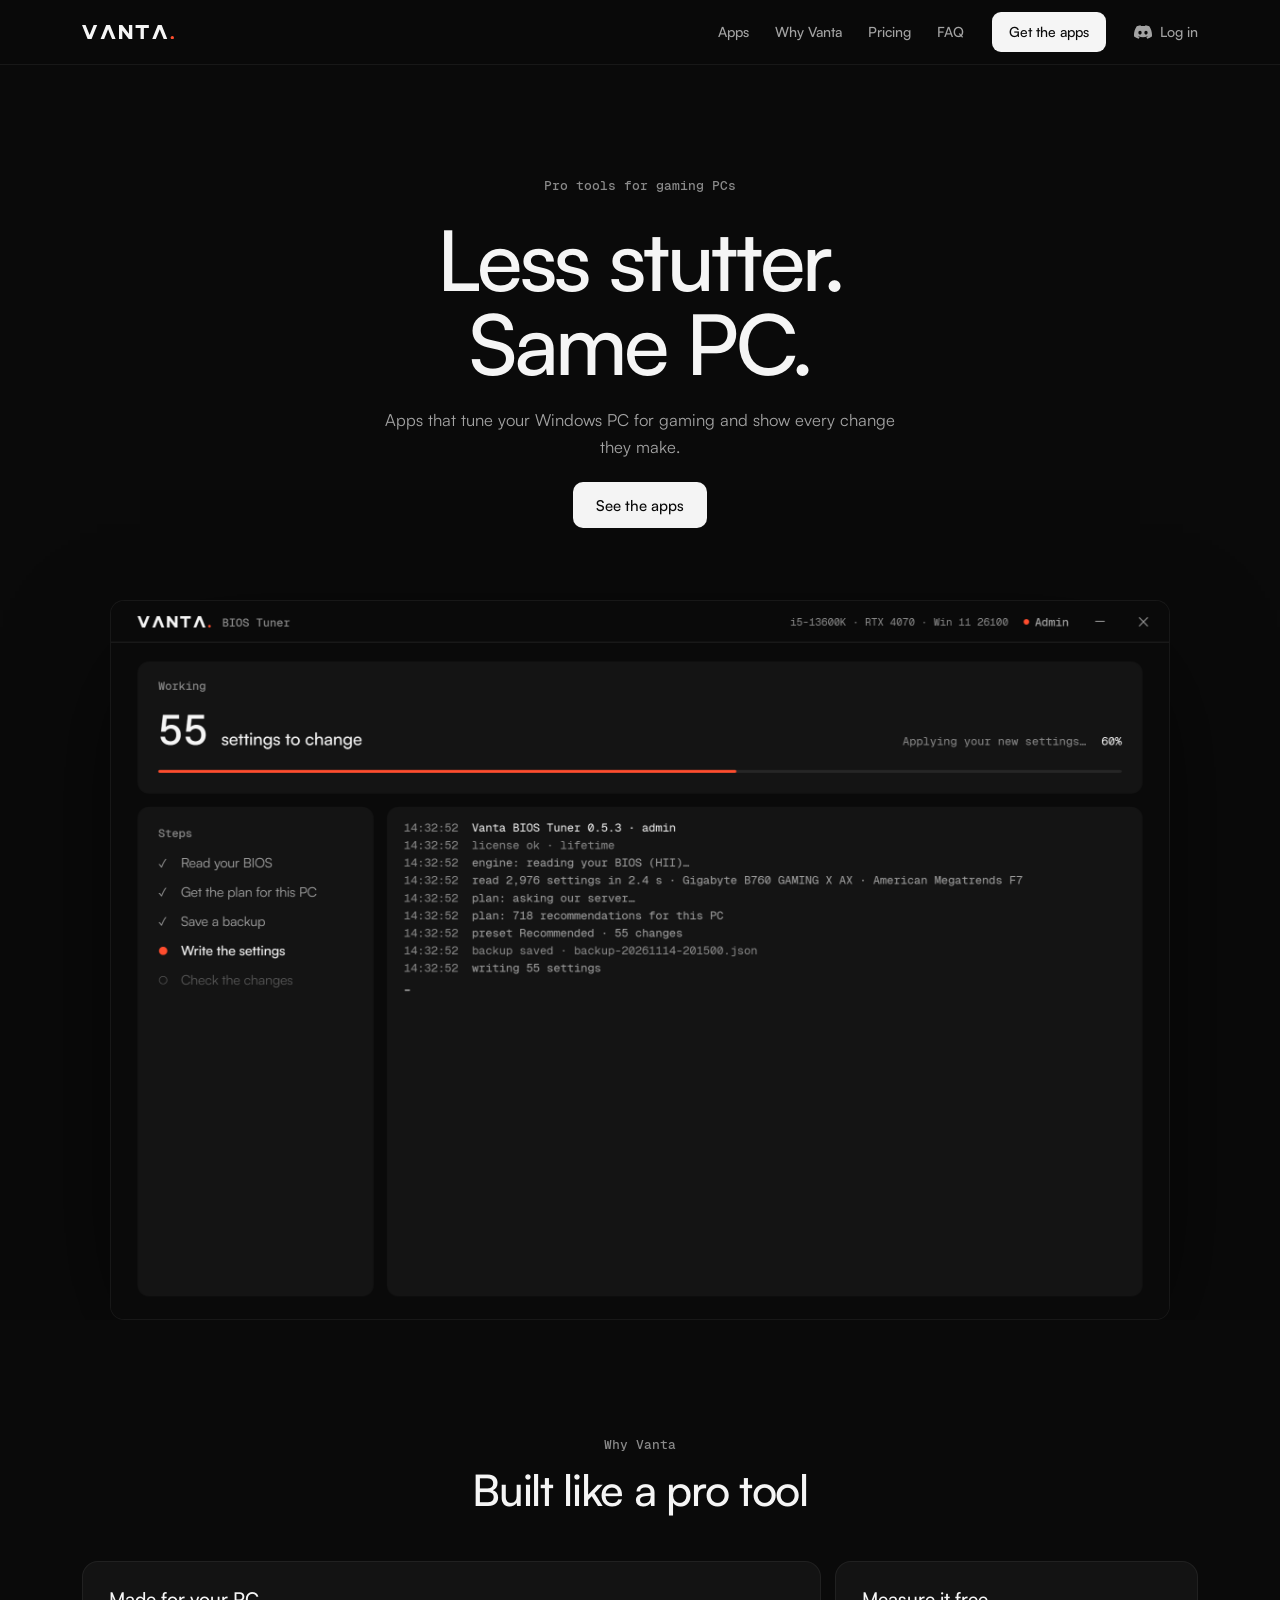
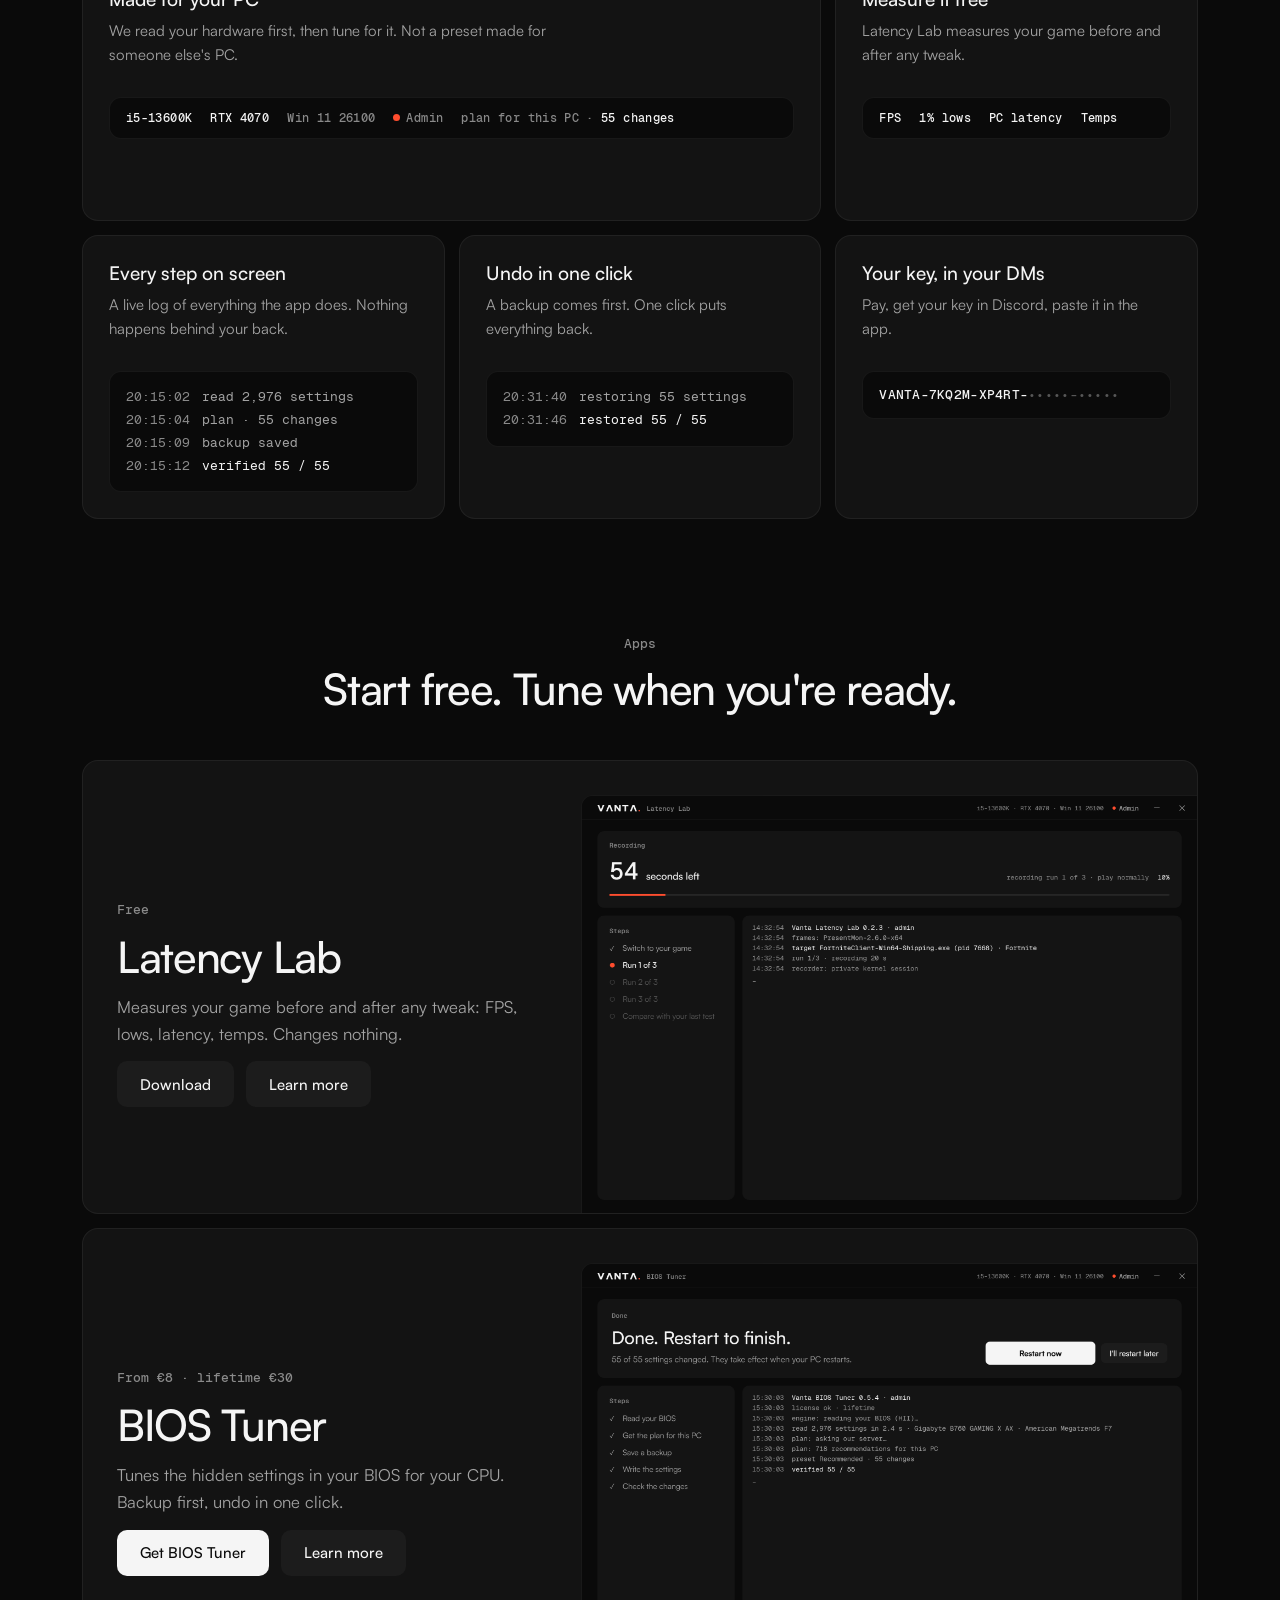
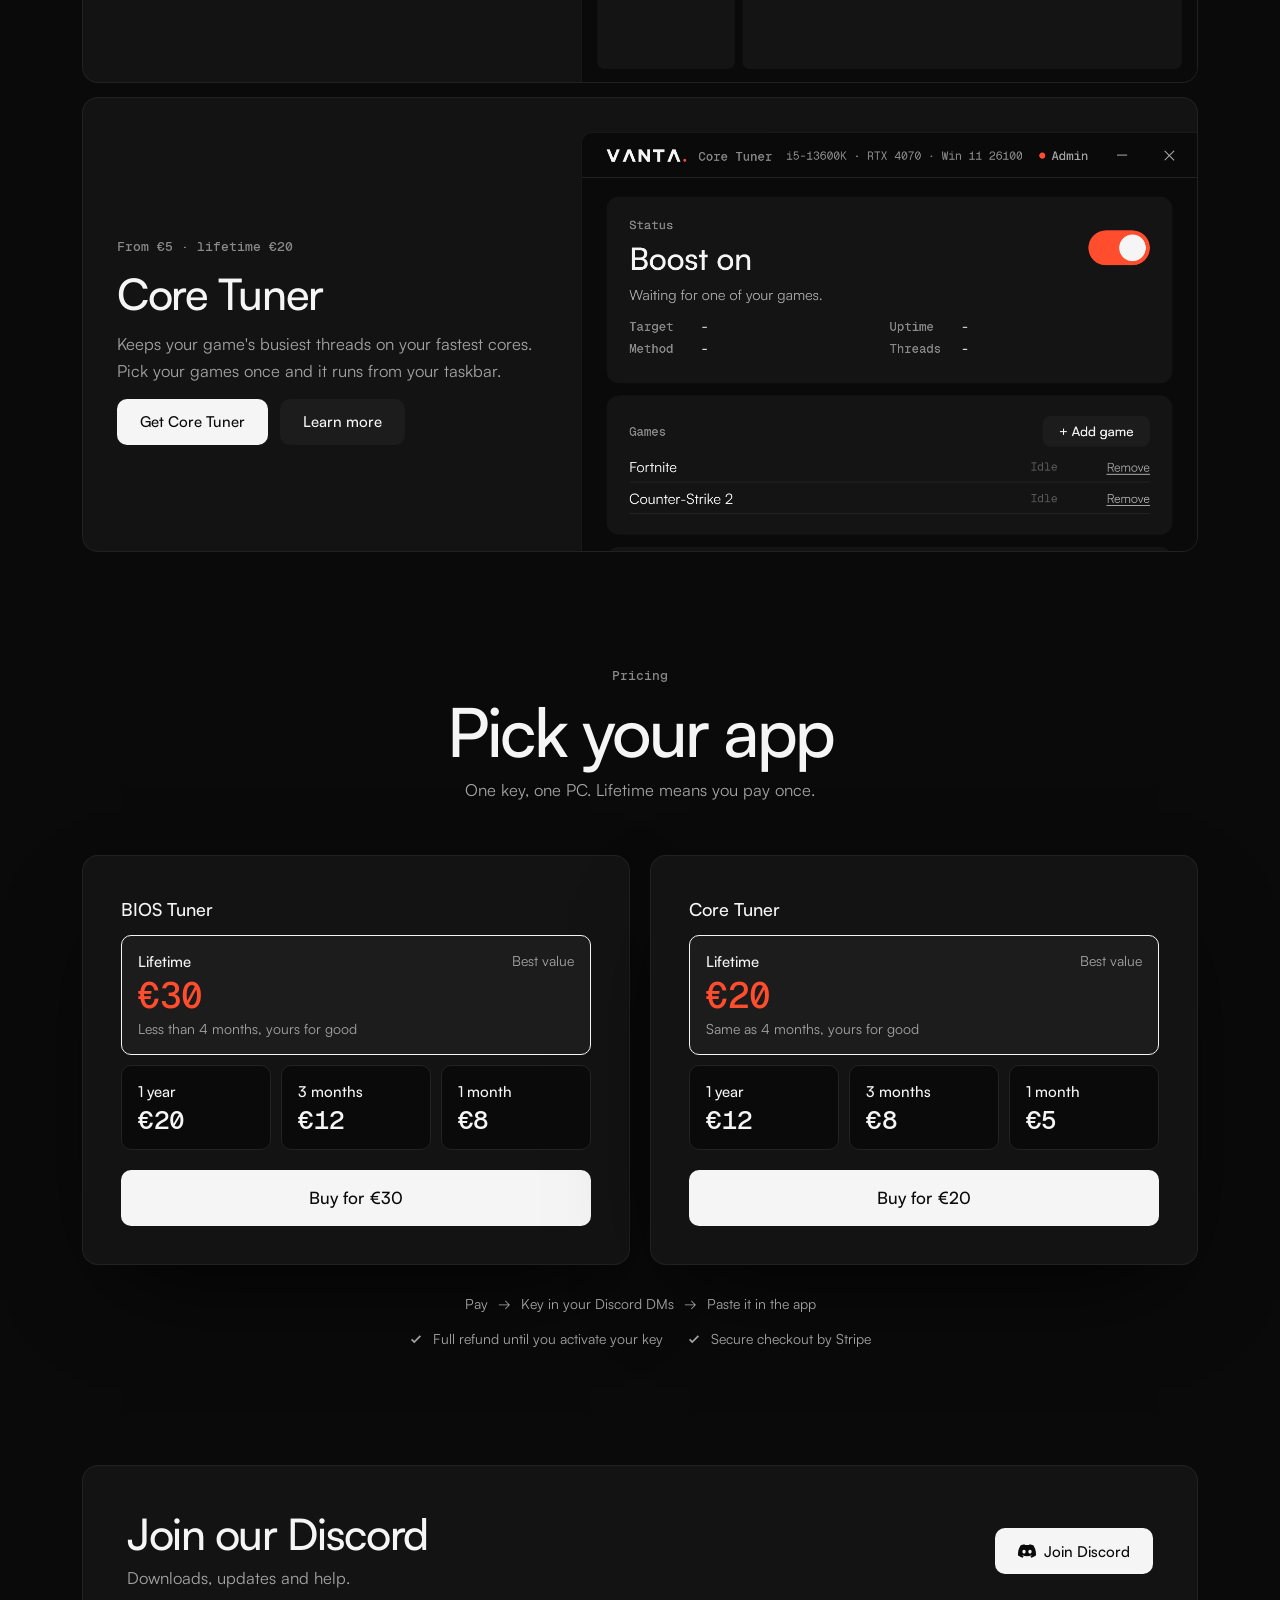
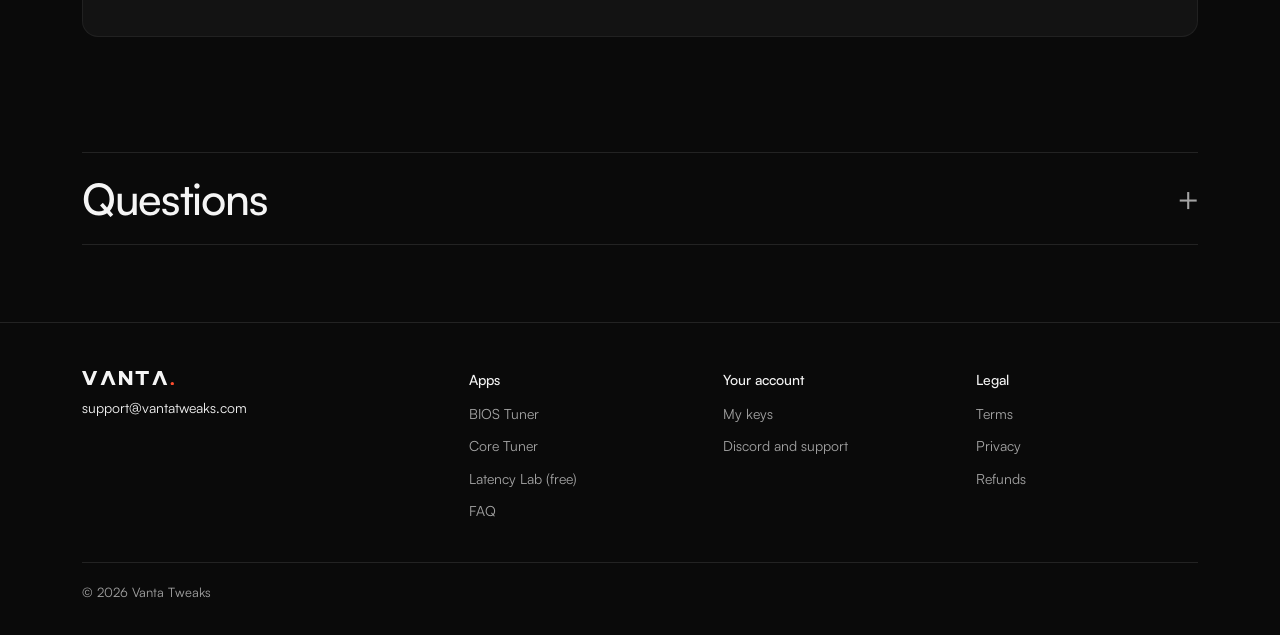
<file: index.html>
<!doctype html>
<html lang="en">
<head>
  <meta charset="utf-8">
  <meta name="viewport" content="width=device-width, initial-scale=1">
  <title>Vanta Tweaks: Less stutter. Same PC.</title>
  <meta name="description" content="Apps that make your PC run smoother in games. Start with a free check.">
  <meta name="theme-color" content="#0A0A0A">
  <link rel="canonical" href="https://vantatweaks.com/">
  <meta property="og:type" content="website">
  <meta property="og:site_name" content="Vanta Tweaks">
  <meta property="og:url" content="https://vantatweaks.com/">
  <meta property="og:title" content="Less stutter. Same PC.">
  <meta property="og:description" content="Apps that tune your PC for gaming. Start with a free check and see what's holding yours back.">
  <meta property="og:image" content="https://vantatweaks.com/img/og.png?v=7">
  <meta property="og:image:width" content="1200">
  <meta property="og:image:height" content="630">
  <meta property="og:image:alt" content="Vanta Tweaks: Less stutter. Same PC.">
  <meta name="twitter:card" content="summary_large_image">
  <link rel="icon" href="/favicon.svg" type="image/svg+xml">
  <link rel="icon" href="/favicon-48.png" sizes="48x48" type="image/png">
  <link rel="apple-touch-icon" href="/apple-touch-icon.png">
  <link rel="preload" href="/fonts/Satoshi-Medium.woff2" as="font" type="font/woff2" crossorigin>
  <link rel="stylesheet" href="styles.css?v=56">
  <script type="application/ld+json">
{
 "@context": "https://schema.org",
 "@graph": [
  {
   "@type": "Organization",
   "@id": "https://vantatweaks.com/#org",
   "name": "Vanta Tweaks",
   "url": "https://vantatweaks.com/",
   "logo": "https://vantatweaks.com/apple-touch-icon.png",
   "email": "support@vantatweaks.com",
   "sameAs": [
    "https://discord.gg/vantatweaks"
   ]
  },
  {
   "@type": "WebSite",
   "name": "Vanta Tweaks",
   "url": "https://vantatweaks.com/",
   "publisher": {
    "@id": "https://vantatweaks.com/#org"
   }
  },
  {
   "@type": "SoftwareApplication",
   "name": "Vanta BIOS Tuner",
   "operatingSystem": "Windows 10, Windows 11",
   "applicationCategory": "UtilitiesApplication",
   "description": "Reads all of your BIOS settings, including hidden ones, and tunes the ones that matter for gaming for your CPU, with a backup and one-click restore.",
   "image": "https://vantatweaks.com/img/app-bios-tuner.png?v=3",
   "publisher": {
    "@id": "https://vantatweaks.com/#org"
   },
   "offers": [
    {
     "@type": "Offer",
     "name": "1 month",
     "price": "8.00",
     "priceCurrency": "EUR",
     "url": "https://vantatweaks.com/#shop"
    },
    {
     "@type": "Offer",
     "name": "3 months",
     "price": "12.00",
     "priceCurrency": "EUR",
     "url": "https://vantatweaks.com/#shop"
    },
    {
     "@type": "Offer",
     "name": "1 year",
     "price": "20.00",
     "priceCurrency": "EUR",
     "url": "https://vantatweaks.com/#shop"
    },
    {
     "@type": "Offer",
     "name": "Lifetime",
     "price": "30.00",
     "priceCurrency": "EUR",
     "url": "https://vantatweaks.com/#shop"
    }
   ]
  },
  {
   "@type": "SoftwareApplication",
   "name": "Vanta Core Tuner",
   "operatingSystem": "Windows 10, Windows 11",
   "applicationCategory": "UtilitiesApplication",
   "description": "Keeps your game's busiest threads on your fastest CPU cores while you play. A small tray app with a list of your games.",
   "image": "https://vantatweaks.com/img/app-core-tuner.png?v=2",
   "publisher": {
    "@id": "https://vantatweaks.com/#org"
   },
   "offers": [
    {
     "@type": "Offer",
     "name": "1 month",
     "price": "5.00",
     "priceCurrency": "EUR",
     "url": "https://vantatweaks.com/#shop"
    },
    {
     "@type": "Offer",
     "name": "3 months",
     "price": "8.00",
     "priceCurrency": "EUR",
     "url": "https://vantatweaks.com/#shop"
    },
    {
     "@type": "Offer",
     "name": "1 year",
     "price": "12.00",
     "priceCurrency": "EUR",
     "url": "https://vantatweaks.com/#shop"
    },
    {
     "@type": "Offer",
     "name": "Lifetime",
     "price": "20.00",
     "priceCurrency": "EUR",
     "url": "https://vantatweaks.com/#shop"
    }
   ]
  },
  {
   "@type": "SoftwareApplication",
   "name": "Vanta Latency Lab",
   "operatingSystem": "Windows 10, Windows 11",
   "applicationCategory": "UtilitiesApplication",
   "description": "A free tool that measures your game before and after a tweak: FPS, lows, PC latency, stutters, temperatures and clocks. Changes nothing.",
   "image": "https://vantatweaks.com/img/app-latency-lab.png?v=3",
   "publisher": {
    "@id": "https://vantatweaks.com/#org"
   },
   "offers": {
    "@type": "Offer",
    "price": "0",
    "priceCurrency": "EUR"
   }
  },
  {
   "@type": "FAQPage",
   "mainEntity": [
    {
     "@type": "Question",
     "name": "Is it safe?",
     "acceptedAnswer": {
      "@type": "Answer",
      "text": "Yes. Nothing changes until you say so, and one click puts it all back."
     }
    },
    {
     "@type": "Question",
     "name": "Can I get banned?",
     "acceptedAnswer": {
      "@type": "Answer",
      "text": "We never touch game files. Core Tuner changes how Windows runs your game, so it warns you first on games with strict anti-cheat, like VALORANT or FACEIT."
     }
    },
    {
     "@type": "Question",
     "name": "Will it work on my PC?",
     "acceptedAnswer": {
      "@type": "Answer",
      "text": "Core Tuner runs on any Windows 10 or 11 PC. BIOS Tuner needs a desktop board with an AMI BIOS (most ASUS, MSI, Gigabyte and ASRock)."
     }
    },
    {
     "@type": "Question",
     "name": "Can I get a refund?",
     "acceptedAnswer": {
      "@type": "Answer",
      "text": "Yes, until you activate your key."
     }
    }
   ]
  }
 ]
}
  </script>
  <script>document.documentElement.classList.add('js')</script>
</head>
<body>
<a class="skip" href="#main">Skip to content</a>

<header class="top">
  <div class="wrap top__bar">
    <a class="logo" href="/" aria-label="Vanta Tweaks home"><svg viewBox="0 0 388 60" aria-hidden="true"><path fill="currentColor" d="M0 0H15L32 42L49 0H64L40 60H24Z M102 0H118L142 60H127L110 18L93 60H78Z M156 0H170L198 37V0H212V60H198L170 23V60H156Z M226 0H282V13H261V60H247V13H226Z M320 0H336L360 60H345L328 18L311 60H296Z"/><circle fill="#FF4D2E" cx="381" cy="53" r="7"/></svg></a>
    <nav class="top__nav" aria-label="Main">
      <a href="/#apps">Apps</a>
      <a href="/#why">Why Vanta</a>
      <a href="/#shop">Pricing</a>
      <a href="/#faq">FAQ</a>
    </nav>
    <a class="btn btn--primary btn--small top__buy" href="/#shop">Get the apps</a>
    <div class="who" data-who><button class="login btn--discord" type="button" data-login>Log in</button></div>
  </div>
</header>

<main id="main">

  <!-- What we do, the way in, then the real app (rendered from the app itself, sample PC) -->
  <section class="hero">
    <div class="wrap hero__text">
      <p class="label">Pro tools for gaming PCs</p>
      <h1 class="display">Less stutter.<br>Same PC.</h1>
      <p class="lead">Apps that tune your Windows PC for gaming and show every change they make.</p>
      <div class="hero__actions">
        <a class="btn btn--primary" href="#apps">See the apps</a>
      </div>
    </div>
    <div class="wrap">
      <figure class="hero__app">
        <div class="window"><img src="img/app-bios-tuner.png?v=3" alt="Vanta BIOS Tuner applying 55 settings after saving a backup, with a live log of each step" width="2240" height="1520"></div>
      </figure>
    </div>
  </section>

  <!-- Why us: each card holds a small piece of the apps. We never name competitors or exact settings. -->
  <section class="wrap section" id="why">
    <div class="section__head reveal">
      <p class="label">Why Vanta</p>
      <h2 class="h1">Built like a pro tool</h2>
    </div>
    <div class="bento">
      <article class="tile wide reveal">
        <h3 class="h3">Made for your PC</h3>
        <p>We read your hardware first, then tune for it. Not a preset made for someone else's PC.</p>
        <div class="tile__demo">
          <div class="sysbar"><strong>i5-13600K</strong><strong>RTX 4070</strong><span>Win 11 26100</span><span><span class="dot"></span>Admin</span><span>plan for this PC · <strong>55 changes</strong></span></div>
        </div>
      </article>
      <article class="tile reveal">
        <h3 class="h3">Measure it free</h3>
        <p>Latency Lab measures your game before and after any tweak.</p>
        <div class="tile__demo"><div class="sysbar"><strong>FPS</strong><strong>1% lows</strong><strong>PC latency</strong><strong>Temps</strong></div></div>
      </article>
      <article class="tile reveal">
        <h3 class="h3">Every step on screen</h3>
        <p>A live log of everything the app does. Nothing happens behind your back.</p>
        <div class="tile__demo">
          <div class="term"><i>20:15:02</i>read 2,976 settings<br><i>20:15:04</i>plan · 55 changes<br><i>20:15:09</i>backup saved<br><i>20:15:12</i><b>verified 55 / 55</b></div>
        </div>
      </article>
      <article class="tile reveal">
        <h3 class="h3">Undo in one click</h3>
        <p>A backup comes first. One click puts everything back.</p>
        <div class="tile__demo"><div class="term"><i>20:31:40</i>restoring 55 settings<br><i>20:31:46</i><b>restored 55 / 55</b></div></div>
      </article>
      <article class="tile reveal">
        <h3 class="h3">Your key, in your DMs</h3>
        <p>Pay, get your key in Discord, paste it in the app.</p>
        <div class="tile__demo"><div class="keyline">VANTA-7KQ2M-XP4RT-<span>•••••-•••••</span></div></div>
      </article>
    </div>
  </section>

  <!-- The apps, one per row: a line and the buttons, the real app big beside them. Each picture is a screen only that app has.
       The details live on each app's page. -->
  <section class="wrap section" id="apps">
    <div class="section__head reveal">
      <p class="label">Apps</p>
      <h2 class="h1">Start free. Tune when you're ready.</h2>
    </div>
    <div class="apps">
      <article class="app reveal">
        <div class="app__text">
          <p class="label">Free</p>
          <h3 class="h1">Latency Lab</h3>
          <p class="lead">Measures your game before and after any tweak: FPS, lows, latency, temps. Changes nothing.</p>
          <div class="hero__actions">
            <a class="btn btn--ghost" href="https://github.com/vanta-tweaks/download/releases/latest/download/VantaLatencyLab.exe" data-get-check>Download</a>
            <a class="btn btn--ghost" href="/latency-lab">Learn more</a>
          </div>
        </div>
        <div class="window"><img src="img/app-latency-lab.png?v=3" alt="Vanta Latency Lab recording a 20-second test of Fortnite on a sample PC, with a live log of each step" width="2240" height="1520" loading="lazy"></div>
      </article>
      <article class="app reveal">
        <div class="app__text">
          <p class="label">From €8 · lifetime €30</p>
          <h3 class="h1">BIOS Tuner</h3>
          <p class="lead">Tunes the hidden settings in your BIOS for your CPU. Backup first, undo in one click.</p>
          <div class="hero__actions">
            <a class="btn btn--primary" href="#shop">Get BIOS Tuner</a>
            <a class="btn btn--ghost" href="/bios-tuner">Learn more</a>
          </div>
        </div>
        <div class="window"><img src="img/app-bios-tuner-done.png?v=1" alt="Vanta BIOS Tuner done on a sample PC: 55 of 55 settings changed, restart to finish, with a live log of each step" width="2240" height="1520" loading="lazy"></div>
      </article>
      <article class="app reveal">
        <div class="app__text">
          <p class="label">From €5 · lifetime €20</p>
          <h3 class="h1">Core Tuner</h3>
          <p class="lead">Keeps your game's busiest threads on your fastest cores. Pick your games once and it runs from your taskbar.</p>
          <div class="hero__actions">
            <a class="btn btn--primary" href="#shop">Get Core Tuner</a>
            <a class="btn btn--ghost" href="/core-tuner">Learn more</a>
          </div>
        </div>
        <div class="window"><img src="img/app-core-tuner-wide.png?v=2" alt="Vanta Core Tuner on a sample PC: boost on, waiting for Fortnite or Counter-Strike 2, with a live log" width="1200" height="816" loading="lazy"></div>
      </article>
    </div>
  </section>

  <!-- Buying: one centred box, hard to miss -->
  <section class="section shop" id="shop">
    <div class="wrap">
      <div class="shop__head reveal">
        <p class="label">Pricing</p>
        <h2 class="display shop__title">Pick your app</h2>
        <p class="lead">One key, one PC. Lifetime means you pay once.</p>
      </div>
      <div class="buy__grid">
        <form class="box buy__plans reveal" data-plans>
          <fieldset class="plans">
            <legend>BIOS Tuner</legend>
            <label class="plan plan--best">
              <input type="radio" name="plan" value="bios-life" data-price="30" checked>
              <span class="plan__badge">Best value</span>
              <span class="plan__len">Lifetime</span><span class="plan__price">€30</span><span class="plan__sub">Less than 4 months, yours for good</span>
            </label>
            <label class="plan">
              <input type="radio" name="plan" value="bios-1y" data-price="20">
              <span class="plan__len">1 year</span><span class="plan__price">€20</span>
            </label>
            <label class="plan">
              <input type="radio" name="plan" value="bios-3m" data-price="12">
              <span class="plan__len">3 months</span><span class="plan__price">€12</span>
            </label>
            <label class="plan">
              <input type="radio" name="plan" value="bios-1m" data-price="8">
              <span class="plan__len">1 month</span><span class="plan__price">€8</span>
            </label>
          </fieldset>
          <a class="btn btn--primary btn--block btn--big" href="/buy?sku=bios-life" data-buy>Buy for <span data-total>€30</span></a>
        </form>
        <form class="box buy__plans reveal" data-plans>
          <fieldset class="plans">
            <legend>Core Tuner</legend>
            <label class="plan plan--best">
              <input type="radio" name="plan" value="core-life" data-price="20" checked>
              <span class="plan__badge">Best value</span>
              <span class="plan__len">Lifetime</span><span class="plan__price">€20</span><span class="plan__sub">Same as 4 months, yours for good</span>
            </label>
            <label class="plan">
              <input type="radio" name="plan" value="core-1y" data-price="12">
              <span class="plan__len">1 year</span><span class="plan__price">€12</span>
            </label>
            <label class="plan">
              <input type="radio" name="plan" value="core-3m" data-price="8">
              <span class="plan__len">3 months</span><span class="plan__price">€8</span>
            </label>
            <label class="plan">
              <input type="radio" name="plan" value="core-1m" data-price="5">
              <span class="plan__len">1 month</span><span class="plan__price">€5</span>
            </label>
          </fieldset>
          <a class="btn btn--primary btn--block btn--big" href="/buy?sku=core-life" data-buy>Buy for <span data-total>€20</span></a>
        </form>
      </div>
      <!-- Said once, for both apps -->
      <div class="shop__foot">
        <p class="flow"><span>Pay</span><i aria-hidden="true">→</i><span>Key in your Discord DMs</span><i aria-hidden="true">→</i><span>Paste it in the app</span></p>
        <ul class="trust">
          <li>Full refund until you activate your key</li>
          <li>Secure checkout by Stripe</li>
        </ul>
      </div>
    </div>
  </section>

  <!-- Reviews: buyers leave them with /review in our Discord and staff approve them. Hidden until there's at least one
       approved review (script.js), so the page never shows an empty section. -->
  <section class="wrap section" id="reviews" hidden>
    <div class="section__head">
      <p class="label">Reviews</p>
      <h2 class="h1">What buyers say</h2>
      <p class="lead" data-review-summary></p>
    </div>
    <div class="reviews" data-reviews></div>
  </section>

  <!-- Discord: where most things live -->
  <section class="wrap section">
    <div class="box band reveal">
      <div>
        <h2 class="h1">Join our Discord</h2>
        <p class="lead">Downloads, updates and help.</p>
      </div>
      <a class="btn btn--primary btn--discord" href="https://discord.gg/vantatweaks">Join Discord</a>
    </div>
  </section>

  <!-- Questions, answered right on the page: no clicking to open them -->
  <section class="wrap section" id="faq">
    <!-- One dropdown with every question in it -->
    <details class="qa">
      <summary class="h1">Questions</summary>
      <dl>
        <div><dt>Is it safe?</dt><dd>Yes. Nothing changes until you say so, and one click puts it all back.</dd></div>
        <div><dt>Can I get banned?</dt><dd>We never touch game files. Core Tuner changes how Windows runs your game, so it warns you first on games with strict anti-cheat, like VALORANT or FACEIT.</dd></div>
        <div><dt>Will it work on my PC?</dt><dd>Core Tuner runs on any Windows 10 or 11 PC. BIOS Tuner needs a desktop board with an AMI BIOS (most ASUS, MSI, Gigabyte and ASRock).</dd></div>
        <div><dt>Can I get a refund?</dt><dd>Yes, until you activate your key.</dd></div>
      </dl>
      <p class="fine">Ask us anything else on <a class="link" href="https://discord.gg/vantatweaks">Discord</a></p>
    </details>
  </section>

</main>

<!-- On phones: a small bar with the way to buy, there from the start, hidden while the shop is on screen -->
<div class="dock" data-dock>
  <span><strong>Vanta apps</strong>, from €5</span>
  <a class="btn btn--primary btn--small" href="#shop">See plans</a>
</div>

<footer class="foot">
  <div class="wrap foot__grid">
    <div class="foot__brand">
      <a class="logo" href="/" aria-label="Vanta Tweaks home"><svg viewBox="0 0 388 60" aria-hidden="true"><path fill="currentColor" d="M0 0H15L32 42L49 0H64L40 60H24Z M102 0H118L142 60H127L110 18L93 60H78Z M156 0H170L198 37V0H212V60H198L170 23V60H156Z M226 0H282V13H261V60H247V13H226Z M320 0H336L360 60H345L328 18L311 60H296Z"/><circle fill="#FF4D2E" cx="381" cy="53" r="7"/></svg></a>
      <p><a href="mailto:support@vantatweaks.com">support@vantatweaks.com</a></p>
    </div>
    <nav aria-label="Apps">
      <h2>Apps</h2>
      <a href="/bios-tuner">BIOS Tuner</a>
      <a href="/core-tuner">Core Tuner</a>
      <a href="/latency-lab">Latency Lab (free)</a>
      <a href="/#faq">FAQ</a>
    </nav>
    <nav aria-label="Your account">
      <h2>Your account</h2>
      <a href="/account">My keys</a>
      <a href="https://discord.gg/vantatweaks">Discord and support</a>
    </nav>
    <nav aria-label="Legal">
      <h2>Legal</h2>
      <a href="/terms">Terms</a>
      <a href="/privacy">Privacy</a>
      <a href="/refunds">Refunds</a>
    </nav>
  </div>
  <div class="wrap foot__bar">
    <span>© 2026 Vanta Tweaks</span>
  </div>
</footer>

<!-- On a phone, "Check my PC" explains that it runs on a PC instead of starting a download that can't run -->
<dialog class="sheet" id="on-pc" aria-labelledby="on-pc-title">
  <h2 class="h2" id="on-pc-title">Open this on your Windows PC</h2>
  <p>Our apps run on Windows. Open vantatweaks.com on your PC, or join the Discord and get them there.</p>
  <div class="sheet__actions">
    <button class="btn btn--primary" type="button" data-copy>Copy link</button>
    <a class="btn btn--ghost" href="https://discord.gg/vantatweaks">Join Discord</a>
  </div>
  <button class="sheet__close" type="button" aria-label="Close" data-close>×</button>
</dialog>

<script src="auth.js?v=4"></script>
<script src="script.js?v=16" defer></script>
<!-- Cloudflare Web Analytics: visit counts, no cookies -->
<script type="module" src="https://static.cloudflareinsights.com/beacon.min.js" data-cf-beacon='{"token": "a3d5b1555c9c4e18a265e519efdc0df2"}'></script>
</body>
</html>
</file>
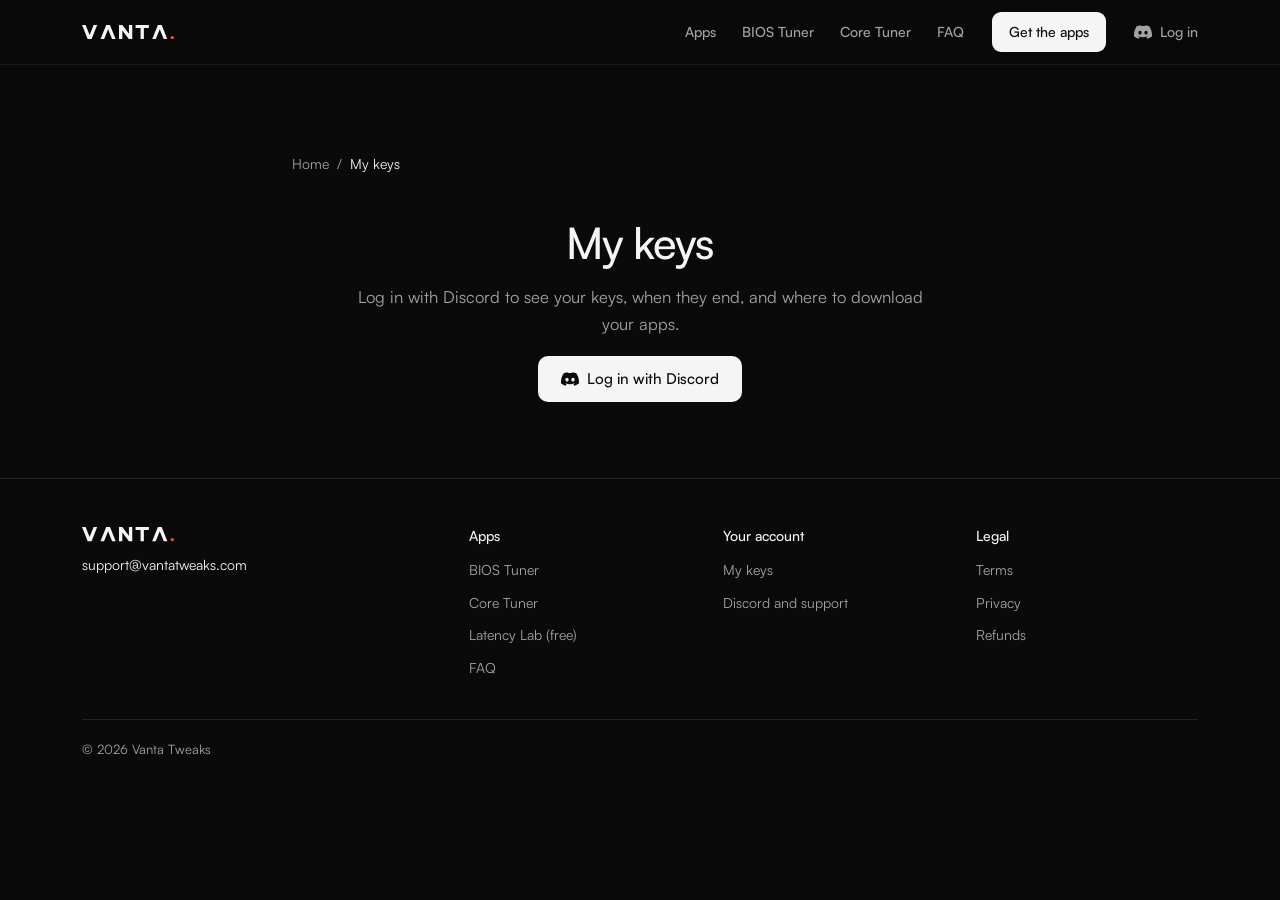
<file: account.html>
<!doctype html>
<html lang="en">
<head>
  <meta charset="utf-8">
  <meta name="viewport" content="width=device-width, initial-scale=1">
  <title>My keys · Vanta Tweaks</title>
  <meta name="description" content="Your Vanta Tweaks license keys.">
  <meta name="robots" content="noindex">
  <meta name="theme-color" content="#0A0A0A">
  <link rel="icon" href="/favicon.svg" type="image/svg+xml">
  <link rel="icon" href="/favicon-48.png" sizes="48x48" type="image/png">
  <link rel="apple-touch-icon" href="/apple-touch-icon.png">
  <link rel="stylesheet" href="styles.css?v=56">
</head>
<body>
<header class="top">
  <div class="wrap top__bar">
    <a class="logo" href="/" aria-label="Vanta Tweaks home"><svg viewBox="0 0 388 60" aria-hidden="true"><path fill="currentColor" d="M0 0H15L32 42L49 0H64L40 60H24Z M102 0H118L142 60H127L110 18L93 60H78Z M156 0H170L198 37V0H212V60H198L170 23V60H156Z M226 0H282V13H261V60H247V13H226Z M320 0H336L360 60H345L328 18L311 60H296Z"/><circle fill="#FF4D2E" cx="381" cy="53" r="7"/></svg></a>
    <nav class="top__nav" aria-label="Main">
      <a href="/#apps">Apps</a>
      <a href="/bios-tuner">BIOS Tuner</a>
      <a href="/core-tuner">Core Tuner</a>
      <a href="/#faq">FAQ</a>
    </nav>
    <a class="btn btn--primary btn--small top__buy" href="/#shop">Get the apps</a>
    <div class="who" data-who><button class="login btn--discord" type="button" data-login>Log in</button></div>
  </div>
</header>
<main class="wrap account" aria-live="polite">
  <nav class="crumbs" aria-label="Breadcrumb"><a href="/">Home</a><span aria-hidden="true">/</span><span aria-current="page">My keys</span></nav>
  <div id="wait" class="center"><div class="spinner" aria-hidden="true"></div></div>

  <div id="out" class="center" hidden>
    <h1 class="h1">My keys</h1>
    <p class="lead">Log in with Discord to see your keys, when they end, and where to download your apps.</p>
    <button class="btn btn--primary btn--discord" type="button" id="login">Log in with Discord</button>
  </div>

  <div id="in" class="stack" hidden>
    <div class="account__head">
      <img id="avatar" alt="" width="64" height="64">
      <div><h1 class="h1">My keys</h1><p>Logged in with Discord as <strong id="name"></strong></p></div>
    </div>
    <div class="banner" id="notmember" hidden>
      <span>You're not in our Discord yet. Join it for your app's channel, updates and help.</span>
      <a class="btn btn--primary btn--small btn--discord" href="https://discord.gg/vantatweaks">Join Discord</a>
    </div>
    <div class="keys" id="keys"></div>
    <div class="box empty" id="none" hidden>
      <h2 class="h2">No keys yet</h2>
      <p>Keys you buy while logged in with this Discord account show up here.<br>Bought one before? Type <strong>/redeem</strong> with your key in our Discord to link it.</p>
      <a class="btn btn--primary" href="/#shop">Go to the shop</a>
    </div>
  </div>
</main>
<footer class="foot">
  <div class="wrap foot__grid">
    <div class="foot__brand">
      <a class="logo" href="/" aria-label="Vanta Tweaks home"><svg viewBox="0 0 388 60" aria-hidden="true"><path fill="currentColor" d="M0 0H15L32 42L49 0H64L40 60H24Z M102 0H118L142 60H127L110 18L93 60H78Z M156 0H170L198 37V0H212V60H198L170 23V60H156Z M226 0H282V13H261V60H247V13H226Z M320 0H336L360 60H345L328 18L311 60H296Z"/><circle fill="#FF4D2E" cx="381" cy="53" r="7"/></svg></a>
      <p><a href="mailto:support@vantatweaks.com">support@vantatweaks.com</a></p>
    </div>
    <nav aria-label="Apps">
      <h2>Apps</h2>
      <a href="/bios-tuner">BIOS Tuner</a>
      <a href="/core-tuner">Core Tuner</a>
      <a href="/latency-lab">Latency Lab (free)</a>
      <a href="/#faq">FAQ</a>
    </nav>
    <nav aria-label="Your account">
      <h2>Your account</h2>
      <a href="/account">My keys</a>
      <a href="https://discord.gg/vantatweaks">Discord and support</a>
    </nav>
    <nav aria-label="Legal">
      <h2>Legal</h2>
      <a href="/terms">Terms</a>
      <a href="/privacy">Privacy</a>
      <a href="/refunds">Refunds</a>
    </nav>
  </div>
  <div class="wrap foot__bar">
    <span>© 2026 Vanta Tweaks</span>
  </div>
</footer>

<template id="keycard">
  <article class="box keycard">
    <div class="keycard__top"><h2 class="h3" data-app></h2><span class="status" data-status></span></div>
    <p class="keycard__ends" data-ends></p>
    <div class="keybox"><code data-key></code><button class="btn btn--ghost btn--small" type="button" data-copy>Copy</button></div>
    <div class="keycard__actions">
      <a class="btn btn--primary btn--small" data-download>Download</a>
      <a class="btn btn--ghost btn--small" href="/#shop" data-more>Add time</a>
    </div>
    <p class="keycard__hint" data-hint hidden>Your key is copied. Pick a plan, and at checkout paste it in the box "Have a key? Paste it to add time": the time goes onto this key. <a class="link" href="/#shop">Go to the shop →</a></p>
  </article>
</template>

<script src="auth.js?v=4"></script>
<script>
// Your keys, read with your Discord login (auth.js). Only you see them: the server checks the login with Discord first.
const APPS = { bios: ['BIOS Tuner', 'VantaBiosTuner.exe'], core: ['Core Tuner', 'VantaCoreTuner.exe'], network: ['Network Tuner'], gpu: ['GPU Tuner'], windows: ['Windows Tuner'], '*': ['All apps'] };
const show = id => document.querySelectorAll('main > div').forEach(d => d.hidden = d.id !== id);
const date = iso => new Date(iso).toLocaleDateString(undefined, { day: 'numeric', month: 'long', year: 'numeric' });
const copy = async (text, btn) => { try { await navigator.clipboard.writeText(text); btn.textContent = 'Copied'; } catch {} };

function card(k) {
  const el = document.getElementById('keycard').content.cloneNode(true);
  const q = s => el.querySelector(`[data-${s}]`);
  const [name, file] = APPS[k.products[0]] || [k.products.join(', ')];
  const ended = k.expires_at && new Date(k.expires_at) < new Date();
  q('app').textContent = k.products.length > 1 ? k.products.map(p => (APPS[p] || [p])[0]).join(' + ') : name;
  q('status').textContent = k.active ? 'Active' : ended ? 'Ended' : 'Turned off';
  if (k.active) q('status').classList.add('status--on');
  q('ends').textContent = !k.expires_at ? 'Lifetime: it never runs out.'
    : (ended ? 'Ended on ' : 'Works until ') + date(k.expires_at) + '.';
  q('key').textContent = k.key;
  q('copy').onclick = e => copy(k.key, e.target);
  if (file) q('download').href = 'https://github.com/vanta-tweaks/download/releases/latest/download/' + file;
  else q('download').remove();
  const hint = q('hint');
  if (!k.expires_at || (!k.active && !ended)) q('more').remove();   // lifetime has nothing to add; turned off = a ticket
  else q('more').onclick = e => { e.preventDefault(); copy(k.key, e.target); hint.hidden = false; };
  return el;
}

(async () => {
  document.getElementById('login').onclick = () => Vanta.login({ after: '/account' });
  const s = Vanta.session();
  const r = s && await Vanta.me(s.token);
  if (!r) return show('out');
  document.getElementById('avatar').src = Vanta.avatar({ ...s, avatar: r.avatar });
  document.getElementById('name').textContent = r.name;
  document.getElementById('notmember').hidden = r.member;
  document.getElementById('keys').replaceChildren(...r.keys.map(card));
  document.getElementById('none').hidden = r.keys.length > 0;
  show('in');
})();
</script>
</body>
</html>
</file>
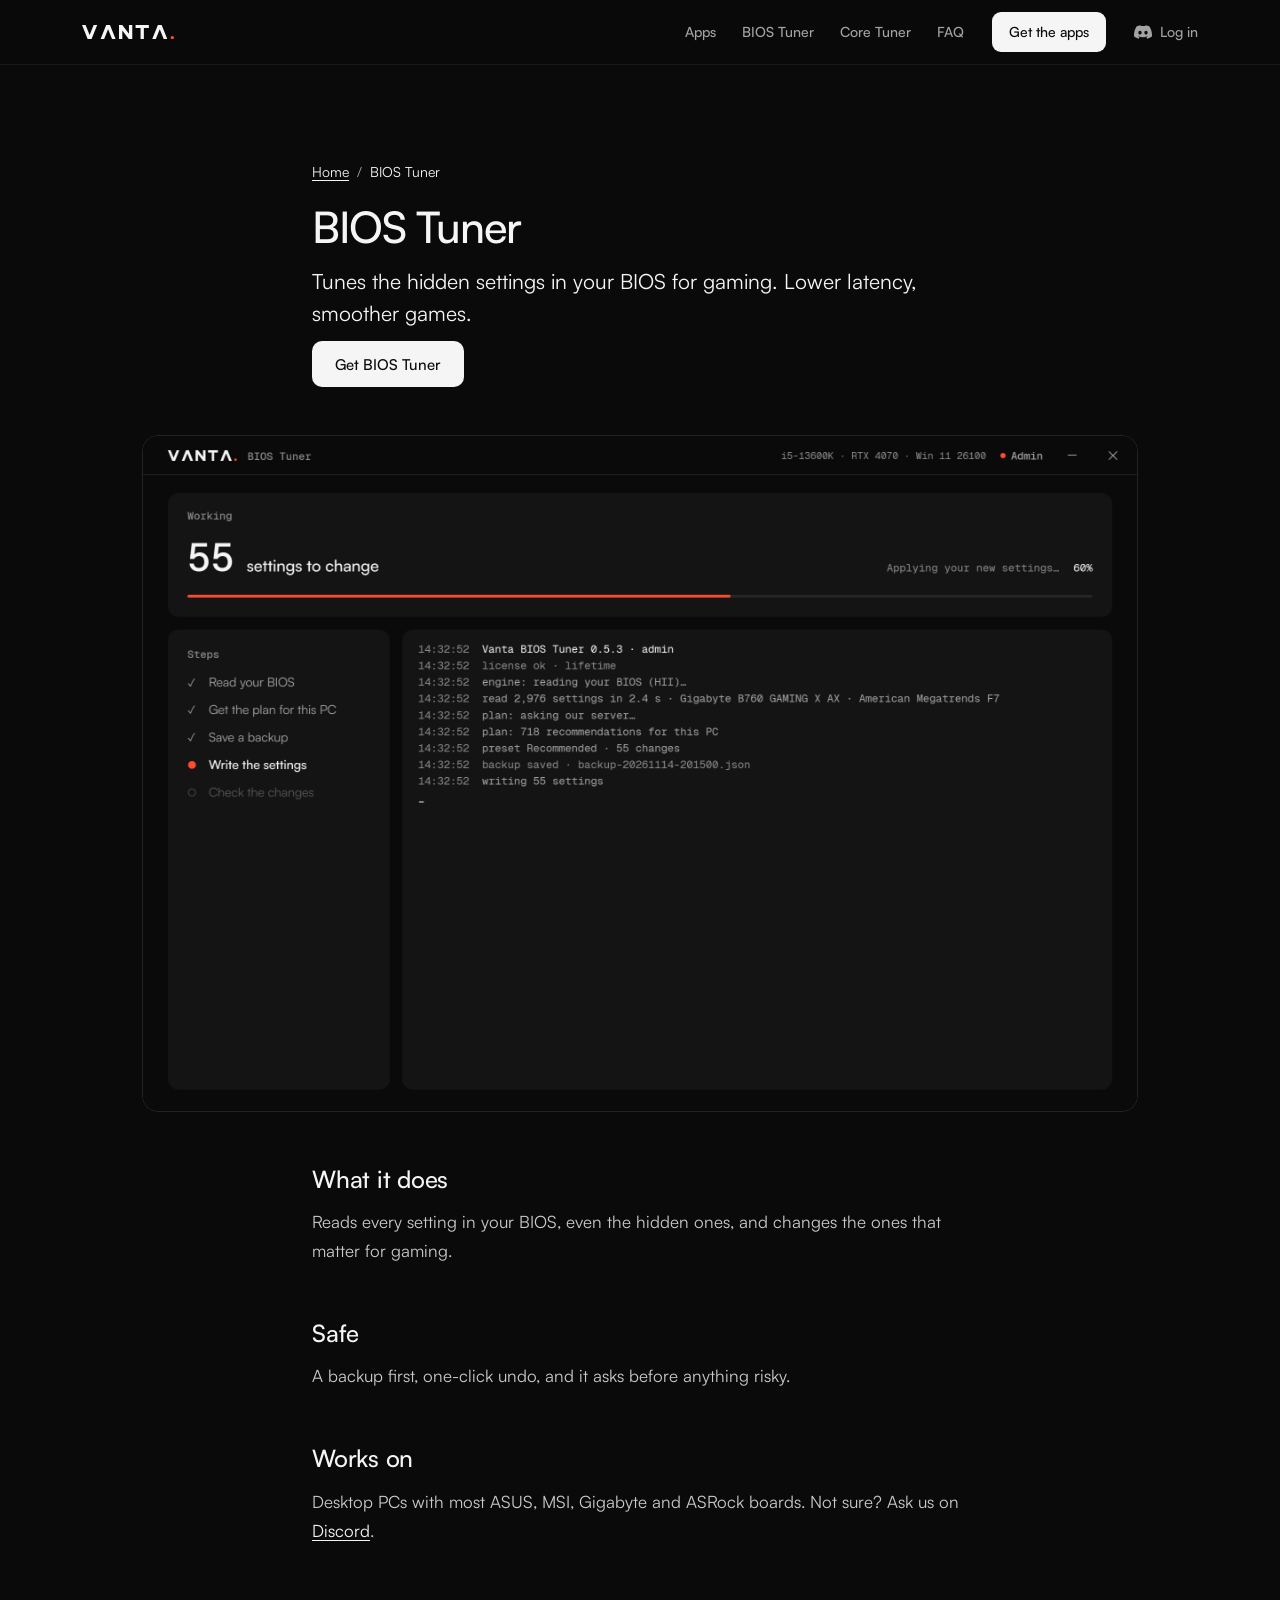
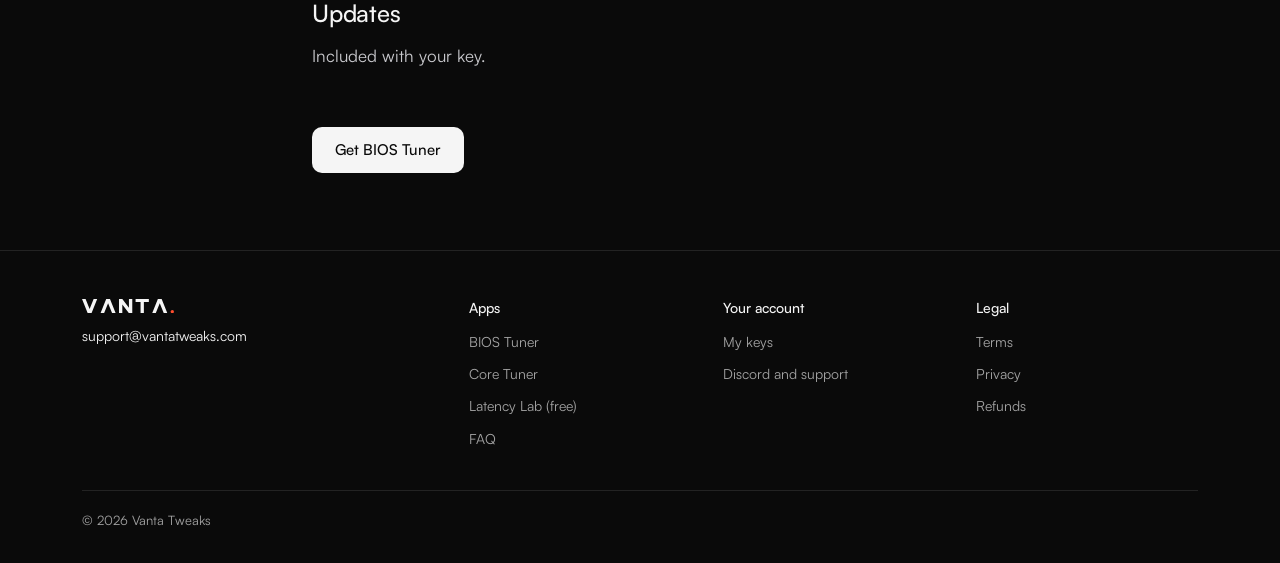
<file: bios-tuner.html>
<!doctype html>
<html lang="en">
<head>
  <meta charset="utf-8">
  <meta name="viewport" content="width=device-width, initial-scale=1">
  <title>BIOS Tuner · Vanta Tweaks</title>
  <meta name="description" content="What BIOS Tuner does: it reads all of your BIOS settings, including the hidden ones, and tunes the ones that matter for gaming, for your CPU and board.">
  <meta name="theme-color" content="#0A0A0A">
  <link rel="canonical" href="https://vantatweaks.com/bios-tuner">
  <meta property="og:type" content="article">
  <meta property="og:site_name" content="Vanta Tweaks">
  <meta property="og:url" content="https://vantatweaks.com/bios-tuner">
  <meta property="og:title" content="BIOS Tuner: what it does">
  <meta property="og:description" content="It reads all of your BIOS settings, including the hidden ones, and tunes the ones that matter for gaming, for your CPU and board.">
  <meta property="og:image" content="https://vantatweaks.com/img/og.png?v=7">
  <meta property="og:image:width" content="1200">
  <meta property="og:image:height" content="630">
  <meta name="twitter:card" content="summary_large_image">
  <link rel="icon" href="/favicon.svg" type="image/svg+xml">
  <link rel="icon" href="/favicon-48.png" sizes="48x48" type="image/png">
  <link rel="apple-touch-icon" href="/apple-touch-icon.png">
  <link rel="stylesheet" href="styles.css?v=56">
  <script type="application/ld+json">
{
 "@context": "https://schema.org",
 "@graph": [
  {
   "@type": "SoftwareApplication",
   "name": "Vanta BIOS Tuner",
   "url": "https://vantatweaks.com/bios-tuner",
   "operatingSystem": "Windows 10, Windows 11",
   "applicationCategory": "UtilitiesApplication",
   "description": "Reads all of your BIOS settings, including hidden ones, and tunes the ones that matter for gaming for your CPU and board. Backup first, one-click restore.",
   "image": "https://vantatweaks.com/img/app-bios-tuner.png?v=3",
   "publisher": { "@type": "Organization", "name": "Vanta Tweaks", "url": "https://vantatweaks.com/" },
   "offers": { "@type": "Offer", "name": "Lifetime", "price": "30.00", "priceCurrency": "EUR", "url": "https://vantatweaks.com/#shop" }
  },
  {
   "@type": "BreadcrumbList",
   "itemListElement": [
    { "@type": "ListItem", "position": 1, "name": "Home", "item": "https://vantatweaks.com/" },
    { "@type": "ListItem", "position": 2, "name": "BIOS Tuner", "item": "https://vantatweaks.com/bios-tuner" }
   ]
  }
 ]
}
  </script>
</head>
<body>
<header class="top">
  <div class="wrap top__bar">
    <a class="logo" href="/" aria-label="Vanta Tweaks home"><svg viewBox="0 0 388 60" aria-hidden="true"><path fill="currentColor" d="M0 0H15L32 42L49 0H64L40 60H24Z M102 0H118L142 60H127L110 18L93 60H78Z M156 0H170L198 37V0H212V60H198L170 23V60H156Z M226 0H282V13H261V60H247V13H226Z M320 0H336L360 60H345L328 18L311 60H296Z"/><circle fill="#FF4D2E" cx="381" cy="53" r="7"/></svg></a>
    <nav class="top__nav" aria-label="Main">
      <a href="/#apps">Apps</a>
      <a href="/bios-tuner">BIOS Tuner</a>
      <a href="/core-tuner">Core Tuner</a>
      <a href="/#faq">FAQ</a>
    </nav>
    <a class="btn btn--primary btn--small top__buy" href="/#shop">Get the apps</a>
    <div class="who" data-who><button class="login btn--discord" type="button" data-login>Log in</button></div>
  </div>
</header>

<!-- BIOS Tuner's page: what it is, a picture of it, and one way to get it (the shop on the home page). -->
<main class="wrap prose prose--read">
  <nav class="crumbs" aria-label="Breadcrumb"><a href="/">Home</a><span aria-hidden="true">/</span><span aria-current="page">BIOS Tuner</span></nav>
  <h1 class="h1">BIOS Tuner</h1>
  <p class="intro">Tunes the hidden settings in your BIOS for gaming. Lower latency, smoother games.</p>
  <p class="prose__cta"><a class="btn btn--primary" href="/#shop">Get BIOS Tuner</a></p>
  <figure class="prose__shot"><img src="img/app-bios-tuner.png?v=3" alt="Vanta BIOS Tuner applying 55 settings after saving a backup, with a live log of each step" width="2240" height="1520"></figure>

  <h2>What it does</h2>
  <p>Reads every setting in your BIOS, even the hidden ones, and changes the ones that matter for gaming.</p>

  <h2>Safe</h2>
  <p>A backup first, one-click undo, and it asks before anything risky.</p>

  <h2>Works on</h2>
  <p>Desktop PCs with most ASUS, MSI, Gigabyte and ASRock boards. Not sure? Ask us on <a href="https://discord.gg/vantatweaks">Discord</a>.</p>

  <h2>Updates</h2>
  <p>Included with your key.</p>

  <p class="prose__cta"><a class="btn btn--primary" href="/#shop">Get BIOS Tuner</a></p>
</main>

<footer class="foot">
  <div class="wrap foot__grid">
    <div class="foot__brand">
      <a class="logo" href="/" aria-label="Vanta Tweaks home"><svg viewBox="0 0 388 60" aria-hidden="true"><path fill="currentColor" d="M0 0H15L32 42L49 0H64L40 60H24Z M102 0H118L142 60H127L110 18L93 60H78Z M156 0H170L198 37V0H212V60H198L170 23V60H156Z M226 0H282V13H261V60H247V13H226Z M320 0H336L360 60H345L328 18L311 60H296Z"/><circle fill="#FF4D2E" cx="381" cy="53" r="7"/></svg></a>
      <p><a href="mailto:support@vantatweaks.com">support@vantatweaks.com</a></p>
    </div>
    <nav aria-label="Apps">
      <h2>Apps</h2>
      <a href="/bios-tuner">BIOS Tuner</a>
      <a href="/core-tuner">Core Tuner</a>
      <a href="/latency-lab">Latency Lab (free)</a>
      <a href="/#faq">FAQ</a>
    </nav>
    <nav aria-label="Your account">
      <h2>Your account</h2>
      <a href="/account">My keys</a>
      <a href="https://discord.gg/vantatweaks">Discord and support</a>
    </nav>
    <nav aria-label="Legal">
      <h2>Legal</h2>
      <a href="/terms">Terms</a>
      <a href="/privacy">Privacy</a>
      <a href="/refunds">Refunds</a>
    </nav>
  </div>
  <div class="wrap foot__bar">
    <span>© 2026 Vanta Tweaks</span>
  </div>
</footer>
<script src="auth.js?v=4"></script>
<!-- Cloudflare Web Analytics: visit counts, no cookies -->
<script type="module" src="https://static.cloudflareinsights.com/beacon.min.js" data-cf-beacon='{"token": "a3d5b1555c9c4e18a265e519efdc0df2"}'></script>
</body>
</html>
</file>
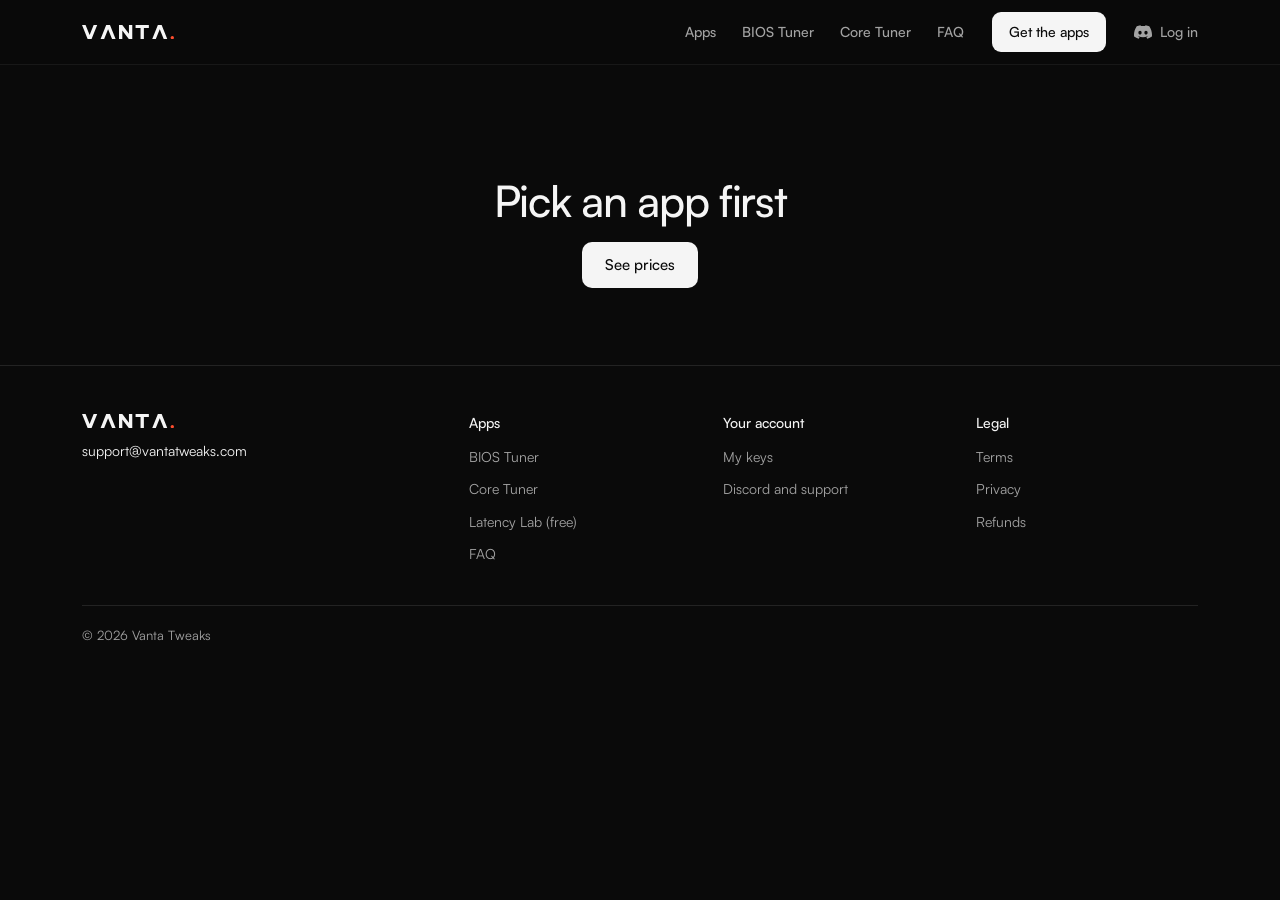
<file: buy.html>
<!doctype html>
<html lang="en">
<head>
  <meta charset="utf-8">
  <meta name="viewport" content="width=device-width, initial-scale=1">
  <title>Buy · Vanta Tweaks</title>
  <meta name="description" content="Buy a Vanta Tweaks app.">
  <meta name="robots" content="noindex">
  <meta name="theme-color" content="#0A0A0A">
  <link rel="icon" href="/favicon.svg" type="image/svg+xml">
  <link rel="icon" href="/favicon-48.png" sizes="48x48" type="image/png">
  <link rel="apple-touch-icon" href="/apple-touch-icon.png">
  <link rel="stylesheet" href="styles.css?v=56">
</head>
<body>
<header class="top">
  <div class="wrap top__bar">
    <a class="logo" href="/" aria-label="Vanta Tweaks home"><svg viewBox="0 0 388 60" aria-hidden="true"><path fill="currentColor" d="M0 0H15L32 42L49 0H64L40 60H24Z M102 0H118L142 60H127L110 18L93 60H78Z M156 0H170L198 37V0H212V60H198L170 23V60H156Z M226 0H282V13H261V60H247V13H226Z M320 0H336L360 60H345L328 18L311 60H296Z"/><circle fill="#FF4D2E" cx="381" cy="53" r="7"/></svg></a>
    <nav class="top__nav" aria-label="Main">
      <a href="/#apps">Apps</a>
      <a href="/bios-tuner">BIOS Tuner</a>
      <a href="/core-tuner">Core Tuner</a>
      <a href="/#faq">FAQ</a>
    </nav>
    <a class="btn btn--primary btn--small top__buy" href="/#shop">Get the apps</a>
    <div class="who" data-who><button class="login btn--discord" type="button" data-login>Log in</button></div>
  </div>
</header>
<main class="wrap thanks" aria-live="polite">
  <div id="wait">
    <div class="spinner" aria-hidden="true"></div>
    <p class="lead">One moment…</p>
  </div>

  <div id="start" hidden>
    <span class="eyebrow">Step 1 of 2</span>
    <h1 class="h1" id="what">BIOS Tuner</h1>
    <p class="plan-line" id="what2"></p>
    <p class="lead" id="startlead">Log in with Discord first. Your key comes to your Discord DMs, and it unlocks your app's channel in our server.</p>
    <!-- EU rule for digital products: the buyer agrees, before paying, that the right to cancel ends once the key is used -->
    <label class="agree"><input type="checkbox" id="agree"><span>I agree to the <a href="/terms">Terms</a>, and I understand that my right to a refund ends when I activate my key (see <a href="/refunds">Refunds</a>).</span></label>
    <div class="hero__actions"><button class="btn btn--primary btn--discord" type="button" id="login">Log in with Discord</button></div>
  </div>

  <div id="join" hidden>
    <h1 class="h1">Join our Discord first</h1>
    <p class="lead">Discord only lets us message people in our server, and that's where your key and downloads go.</p>
    <div class="hero__actions">
      <a class="btn btn--primary btn--discord" href="https://discord.gg/vantatweaks" target="_blank" rel="noopener">Join Discord</a>
      <button class="btn btn--ghost" type="button" id="joined">I've joined</button>
    </div>
  </div>

  <div id="go" hidden>
    <span class="eyebrow">Step 2 of 2</span>
    <h1 class="h1">Hi <span id="who"></span></h1>
    <p class="lead">Taking you to the payment page…</p>
    <div class="spinner" aria-hidden="true"></div>
  </div>

  <!-- /buy without a plan in the address: send them to the shop -->
  <div id="pick" hidden>
    <h1 class="h1">Pick an app first</h1>
    <div class="hero__actions"><a class="btn btn--primary" href="/#shop">See prices</a></div>
  </div>

  <div id="oops" hidden>
    <h1 class="h1">That didn't work</h1>
    <p class="lead">The Discord login was cancelled or ran out.</p>
    <div class="hero__actions"><button class="btn btn--primary btn--discord" type="button" id="retry">Try again</button></div>
  </div>
</main>
<footer class="foot">
  <div class="wrap foot__grid">
    <div class="foot__brand">
      <a class="logo" href="/" aria-label="Vanta Tweaks home"><svg viewBox="0 0 388 60" aria-hidden="true"><path fill="currentColor" d="M0 0H15L32 42L49 0H64L40 60H24Z M102 0H118L142 60H127L110 18L93 60H78Z M156 0H170L198 37V0H212V60H198L170 23V60H156Z M226 0H282V13H261V60H247V13H226Z M320 0H336L360 60H345L328 18L311 60H296Z"/><circle fill="#FF4D2E" cx="381" cy="53" r="7"/></svg></a>
      <p><a href="mailto:support@vantatweaks.com">support@vantatweaks.com</a></p>
    </div>
    <nav aria-label="Apps">
      <h2>Apps</h2>
      <a href="/bios-tuner">BIOS Tuner</a>
      <a href="/core-tuner">Core Tuner</a>
      <a href="/latency-lab">Latency Lab (free)</a>
      <a href="/#faq">FAQ</a>
    </nav>
    <nav aria-label="Your account">
      <h2>Your account</h2>
      <a href="/account">My keys</a>
      <a href="https://discord.gg/vantatweaks">Discord and support</a>
    </nav>
    <nav aria-label="Legal">
      <h2>Legal</h2>
      <a href="/terms">Terms</a>
      <a href="/privacy">Privacy</a>
      <a href="/refunds">Refunds</a>
    </nav>
  </div>
  <div class="wrap foot__bar">
    <span>© 2026 Vanta Tweaks</span>
  </div>
</footer>
<script src="auth.js?v=4"></script>
<script>
// Buy flow: Discord login (auth.js; Discord sends every login back to this page), then Stripe's checkout with your
// Discord id attached, so the bot can DM you the key. Logged in already? Straight on to the checkout.
// Checkout links: LIVE for everyone, TEST (Stripe sandbox) only for testers (staff). The server also refuses sandbox
// orders from anyone else, so these links being public gives nothing away.
const LIVE = {     // the real shop (Stripe live mode)
  "bios-1m": "https://buy.stripe.com/aFa3cvf2J6mQblX5b98Ra01",
  "bios-3m": "https://buy.stripe.com/fZu9AT8El26AgGhgTR8Ra03",
  "bios-1y": "https://buy.stripe.com/bJedR9g6N3aE75Hbzx8Ra02",
  "bios-life": "https://buy.stripe.com/3cI9AT3k112wgGh6fd8Ra00",
  "core-1m": "https://buy.stripe.com/dRm8wP8EldPicq1dHF8Ra05",
  "core-3m": "https://buy.stripe.com/eVqcN5bQxeTmblXdHF8Ra06",
  "core-1y": "https://buy.stripe.com/7sYaEX4o5h1u3TvgTR8Ra07",
  "core-life": "https://buy.stripe.com/fZu9AT3k16mQ2PrfPN8Ra08"
};
const TEST = {
  "bios-1m": "https://buy.stripe.com/test_cNifZjeHabyUf7vf961oI00",
  "bios-3m": "https://buy.stripe.com/test_7sY7sN56A8mI9Nb2mk1oI01",
  "bios-1y": "https://buy.stripe.com/test_fZucN7gPi5aw2kJ4us1oI02",
  "bios-life": "https://buy.stripe.com/test_cNidRbgPicCY5wVd0Y1oI03",
  "core-1m": "https://buy.stripe.com/test_5kQbJ3buY9qM6AZaSQ1oI05",
  "core-3m": "https://buy.stripe.com/test_eVq9AV6aE0Ug3oNd0Y1oI06",
  "core-1y": "https://buy.stripe.com/test_00w9AVcz20Ug1gF6CA1oI07",
  "core-life": "https://buy.stripe.com/test_00w7sN1Uo7iE6AZf961oI08"
};
const NAMES = { 'bios-1m': 'BIOS Tuner · 1 month · €8', 'bios-3m': 'BIOS Tuner · 3 months · €12', 'bios-1y': 'BIOS Tuner · 1 year · €20',
                'bios-life': 'BIOS Tuner · Lifetime · €30',
                'core-1m': 'Core Tuner · 1 month · €5', 'core-3m': 'Core Tuner · 3 months · €8', 'core-1y': 'Core Tuner · 1 year · €12',
                'core-life': 'Core Tuner · Lifetime · €20' };   // moving to a new PC isn't sold: a ticket, done by staff
const show = id => document.querySelectorAll('main > div').forEach(d => d.hidden = d.id !== id);

async function buy(token, r, sku) {
  if (!r) return show('oops');
  if (!r.member) {
    show('join');
    document.getElementById('joined').onclick = async () => { show('wait'); buy(token, await Vanta.me(token), sku); };
    return;
  }
  const link = LIVE[sku] || (r.tester && TEST[sku]);
  if (!link) return show('pick');
  document.getElementById('who').textContent = r.name;
  show('go');
  setTimeout(() => { location.href = link + '?client_reference_id=' + encodeURIComponent(r.id); }, 900);
}

(async () => {
  const back = Vanta.callback();
  if (back) {   // coming back from Discord
    document.getElementById('retry').onclick = () => Vanta.login(back.next);
    if (!back.ok) return show('oops');
    const r = await Vanta.me(back.token);
    if (!r) return show('oops');
    Vanta.save(back.token, back.expiresIn, r);
    if (!NAMES[back.next.sku]) return location.replace(/^\/(?!\/)/.test(back.next.after) ? back.next.after : '/');   // a plain "Log in"
    return buy(back.token, r, back.next.sku);
  }
  const sku = new URLSearchParams(location.search).get('sku');
  if (!NAMES[sku]) return show('pick');
  // Every purchase starts here, logged in or not, so the buyer always ticks the box first
  const s = Vanta.session(), btn = document.getElementById('login'), agree = document.getElementById('agree');
  const [app, ...plan] = NAMES[sku].split(' · ');   // "BIOS Tuner" big, "1 year · €20" under it
  document.getElementById('what').textContent = app;
  document.getElementById('what2').textContent = plan.join(' · ');
  if (s) {
    btn.textContent = 'Continue to payment';
    btn.classList.remove('btn--discord');
    document.getElementById('startlead').textContent = `Logged in with Discord as ${s.name}. Your key comes to your Discord DMs.`;
  }
  agree.onchange = () => agree.parentElement.classList.remove('agree--need');
  btn.onclick = async () => {
    if (!agree.checked) { agree.parentElement.classList.add('agree--need'); return agree.focus(); }
    if (s) {
      show('wait');
      const r = await Vanta.me(s.token);
      if (r) return buy(s.token, r, sku);
    }
    Vanta.login({ sku });
  };
  show('start');
})();
</script>
<!-- Cloudflare Web Analytics: visit counts, no cookies -->
<script type="module" src="https://static.cloudflareinsights.com/beacon.min.js" data-cf-beacon='{"token": "a3d5b1555c9c4e18a265e519efdc0df2"}'></script>
</body>
</html>
</file>
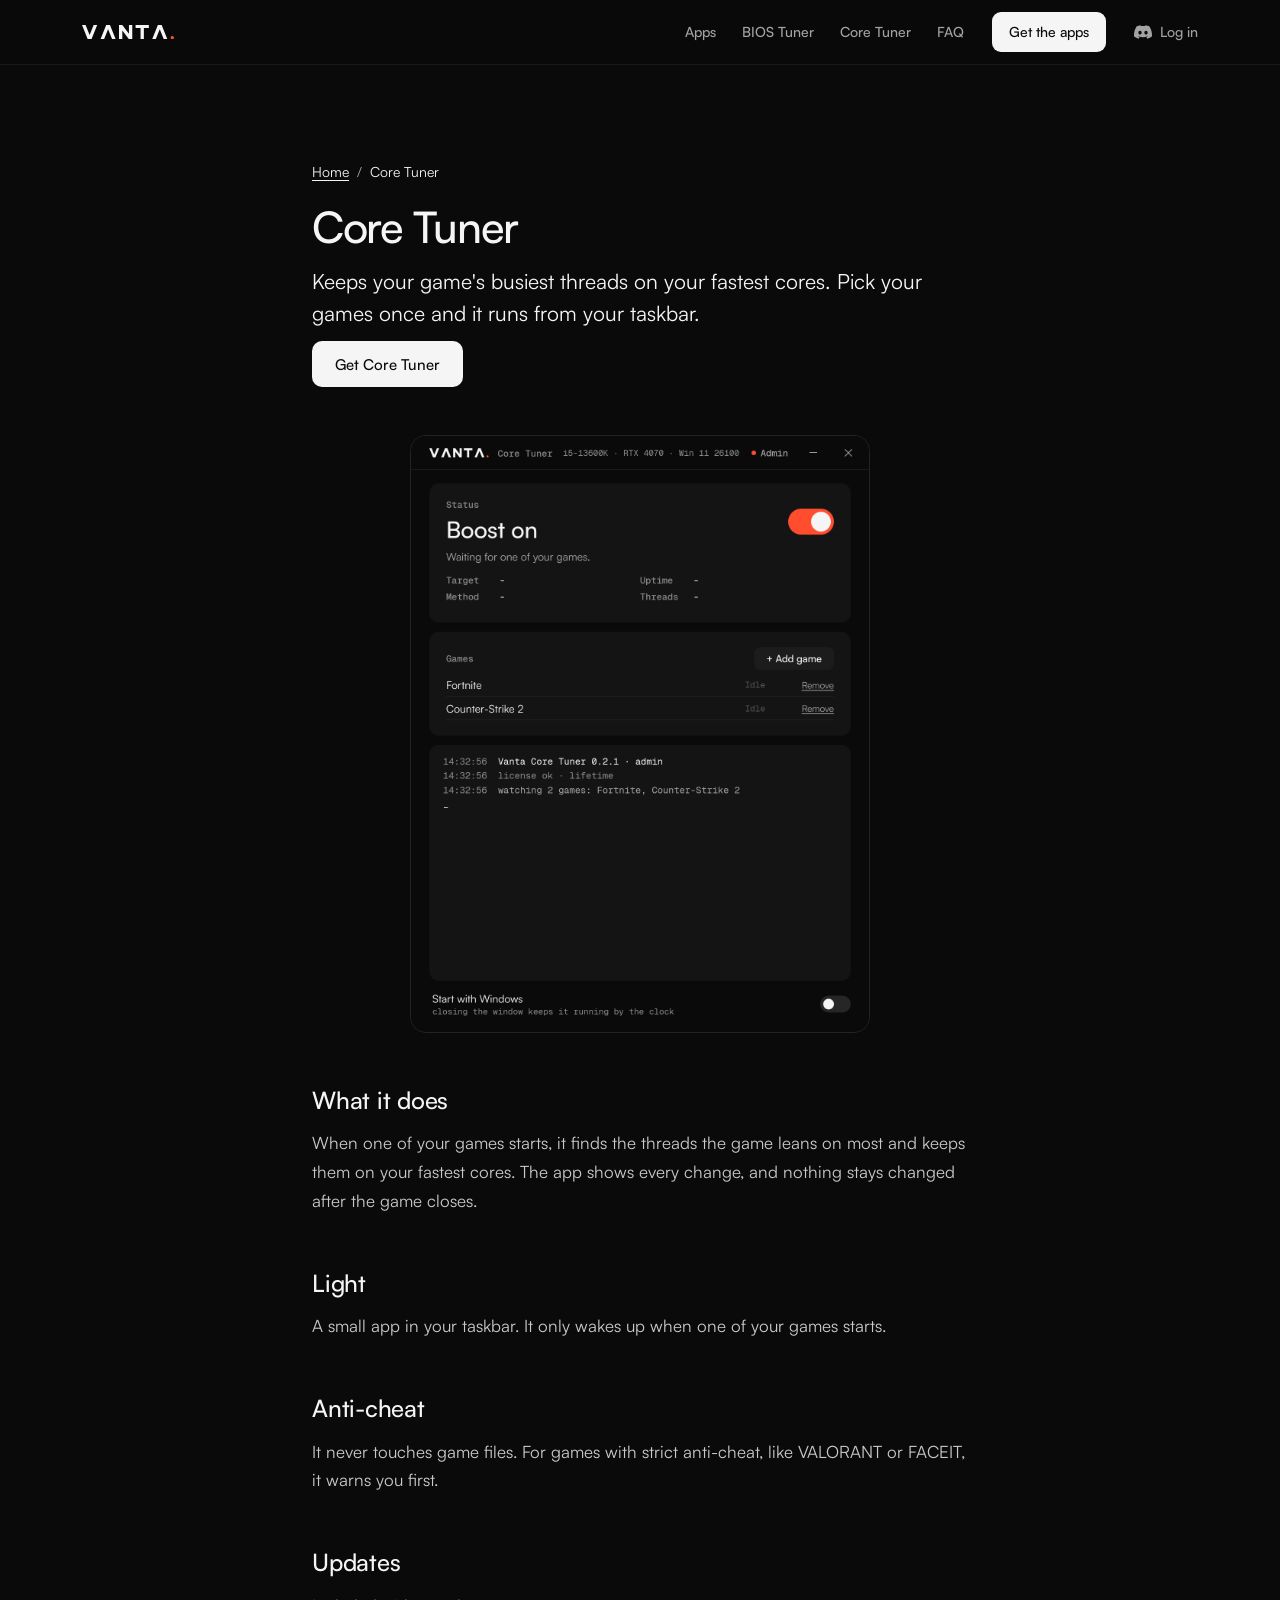
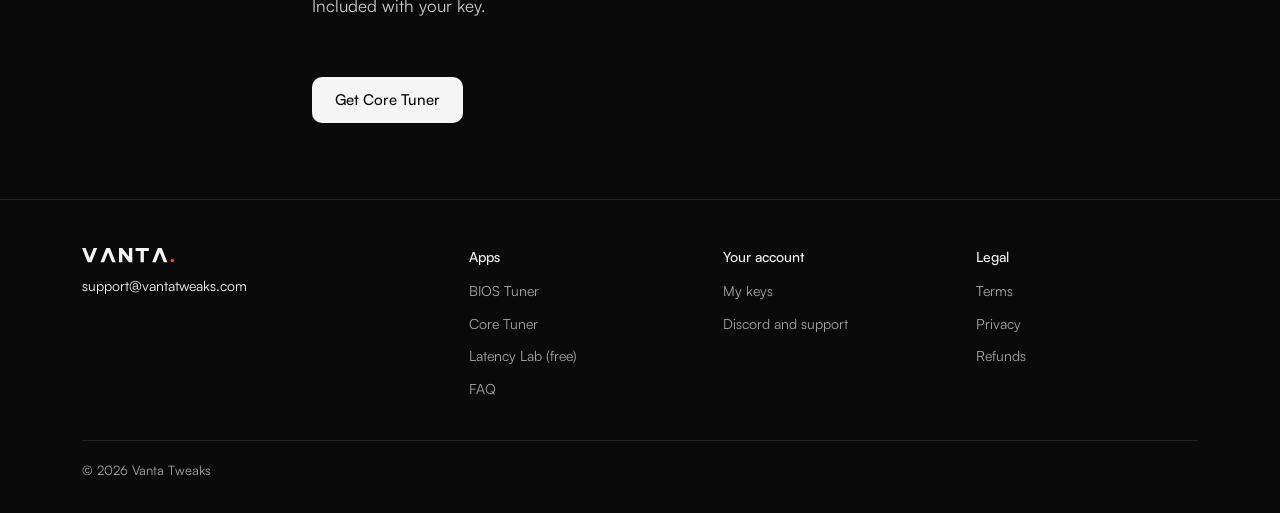
<file: core-tuner.html>
<!doctype html>
<html lang="en">
<head>
  <meta charset="utf-8">
  <meta name="viewport" content="width=device-width, initial-scale=1">
  <title>Core Tuner · Vanta Tweaks</title>
  <meta name="description" content="Keeps your game's busiest threads on your fastest CPU cores while you play. Pick your games once and it runs from your taskbar.">
  <meta name="theme-color" content="#0A0A0A">
  <link rel="canonical" href="https://vantatweaks.com/core-tuner">
  <meta property="og:type" content="article">
  <meta property="og:site_name" content="Vanta Tweaks">
  <meta property="og:url" content="https://vantatweaks.com/core-tuner">
  <meta property="og:title" content="Core Tuner: what it does">
  <meta property="og:description" content="Keeps your game's busiest threads on your fastest CPU cores while you play. Pick your games once and it runs from your taskbar.">
  <meta property="og:image" content="https://vantatweaks.com/img/og.png?v=7">
  <meta property="og:image:width" content="1200">
  <meta property="og:image:height" content="630">
  <meta name="twitter:card" content="summary_large_image">
  <link rel="icon" href="/favicon.svg" type="image/svg+xml">
  <link rel="icon" href="/favicon-48.png" sizes="48x48" type="image/png">
  <link rel="apple-touch-icon" href="/apple-touch-icon.png">
  <link rel="stylesheet" href="styles.css?v=56">
  <script type="application/ld+json">
{
 "@context": "https://schema.org",
 "@graph": [
  {
   "@type": "SoftwareApplication",
   "name": "Vanta Core Tuner",
   "url": "https://vantatweaks.com/core-tuner",
   "operatingSystem": "Windows 10, Windows 11",
   "applicationCategory": "UtilitiesApplication",
   "description": "Keeps your game's busiest threads on your fastest CPU cores while you play. A small tray app with a list of your games.",
   "image": "https://vantatweaks.com/img/app-core-tuner.png?v=2",
   "publisher": {
    "@type": "Organization",
    "name": "Vanta Tweaks",
    "url": "https://vantatweaks.com/"
   },
   "offers": {
    "@type": "Offer",
    "name": "Lifetime",
    "price": "20.00",
    "priceCurrency": "EUR",
    "url": "https://vantatweaks.com/#shop"
   }
  },
  {
   "@type": "BreadcrumbList",
   "itemListElement": [
    {
     "@type": "ListItem",
     "position": 1,
     "name": "Home",
     "item": "https://vantatweaks.com/"
    },
    {
     "@type": "ListItem",
     "position": 2,
     "name": "Core Tuner",
     "item": "https://vantatweaks.com/core-tuner"
    }
   ]
  }
 ]
}
  </script>
</head>
<body>
<header class="top">
  <div class="wrap top__bar">
    <a class="logo" href="/" aria-label="Vanta Tweaks home"><svg viewBox="0 0 388 60" aria-hidden="true"><path fill="currentColor" d="M0 0H15L32 42L49 0H64L40 60H24Z M102 0H118L142 60H127L110 18L93 60H78Z M156 0H170L198 37V0H212V60H198L170 23V60H156Z M226 0H282V13H261V60H247V13H226Z M320 0H336L360 60H345L328 18L311 60H296Z"/><circle fill="#FF4D2E" cx="381" cy="53" r="7"/></svg></a>
    <nav class="top__nav" aria-label="Main">
      <a href="/#apps">Apps</a>
      <a href="/bios-tuner">BIOS Tuner</a>
      <a href="/core-tuner">Core Tuner</a>
      <a href="/#faq">FAQ</a>
    </nav>
    <a class="btn btn--primary btn--small top__buy" href="/#shop">Get the apps</a>
    <div class="who" data-who><button class="login btn--discord" type="button" data-login>Log in</button></div>
  </div>
</header>

<!-- Core Tuner's page: what it is, a picture of it, and one way to get it (the shop on the home page). -->
<main class="wrap prose prose--read">
  <nav class="crumbs" aria-label="Breadcrumb"><a href="/">Home</a><span aria-hidden="true">/</span><span aria-current="page">Core Tuner</span></nav>
  <h1 class="h1">Core Tuner</h1>
  <p class="intro">Keeps your game's busiest threads on your fastest cores. Pick your games once and it runs from your taskbar.</p>
  <p class="prose__cta"><a class="btn btn--primary" href="/#shop">Get Core Tuner</a></p>
  <figure class="prose__shot prose__shot--tall"><img src="img/app-core-tuner.png?v=2" alt="Vanta Core Tuner on a sample PC: boost on, waiting for Fortnite or Counter-Strike 2, with a live log" width="1200" height="1560"></figure>

  <h2>What it does</h2>
  <p>When one of your games starts, it finds the threads the game leans on most and keeps them on your fastest cores. The app shows every change, and nothing stays changed after the game closes.</p>

  <h2>Light</h2>
  <p>A small app in your taskbar. It only wakes up when one of your games starts.</p>

  <h2>Anti-cheat</h2>
  <p>It never touches game files. For games with strict anti-cheat, like VALORANT or FACEIT, it warns you first.</p>

  <h2>Updates</h2>
  <p>Included with your key.</p>

  <p class="prose__cta"><a class="btn btn--primary" href="/#shop">Get Core Tuner</a></p>
</main>

<footer class="foot">
  <div class="wrap foot__grid">
    <div class="foot__brand">
      <a class="logo" href="/" aria-label="Vanta Tweaks home"><svg viewBox="0 0 388 60" aria-hidden="true"><path fill="currentColor" d="M0 0H15L32 42L49 0H64L40 60H24Z M102 0H118L142 60H127L110 18L93 60H78Z M156 0H170L198 37V0H212V60H198L170 23V60H156Z M226 0H282V13H261V60H247V13H226Z M320 0H336L360 60H345L328 18L311 60H296Z"/><circle fill="#FF4D2E" cx="381" cy="53" r="7"/></svg></a>
      <p><a href="mailto:support@vantatweaks.com">support@vantatweaks.com</a></p>
    </div>
    <nav aria-label="Apps">
      <h2>Apps</h2>
      <a href="/bios-tuner">BIOS Tuner</a>
      <a href="/core-tuner">Core Tuner</a>
      <a href="/latency-lab">Latency Lab (free)</a>
      <a href="/#faq">FAQ</a>
    </nav>
    <nav aria-label="Your account">
      <h2>Your account</h2>
      <a href="/account">My keys</a>
      <a href="https://discord.gg/vantatweaks">Discord and support</a>
    </nav>
    <nav aria-label="Legal">
      <h2>Legal</h2>
      <a href="/terms">Terms</a>
      <a href="/privacy">Privacy</a>
      <a href="/refunds">Refunds</a>
    </nav>
  </div>
  <div class="wrap foot__bar">
    <span>© 2026 Vanta Tweaks</span>
  </div>
</footer>
<script src="auth.js?v=4"></script>
<!-- Cloudflare Web Analytics: visit counts, no cookies -->
<script type="module" src="https://static.cloudflareinsights.com/beacon.min.js" data-cf-beacon='{"token": "a3d5b1555c9c4e18a265e519efdc0df2"}'></script>
</body>
</html>
</file>
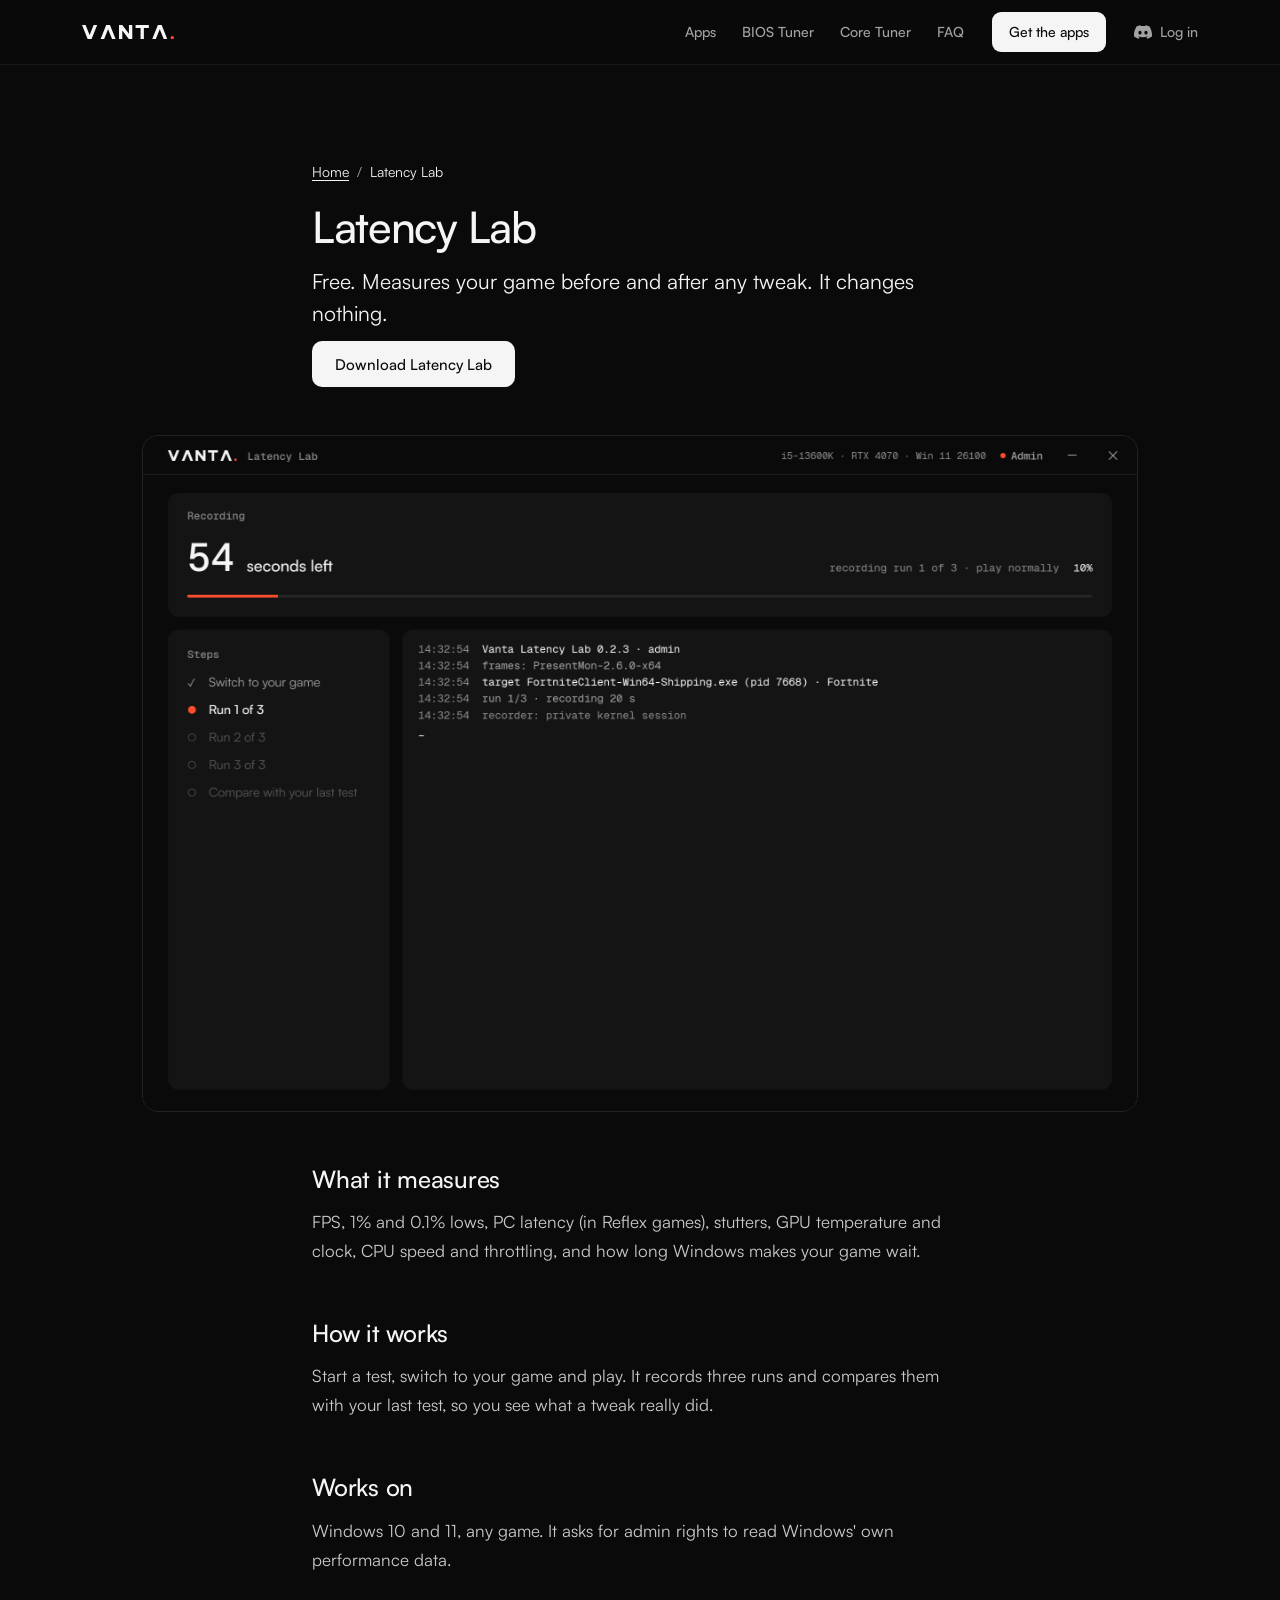
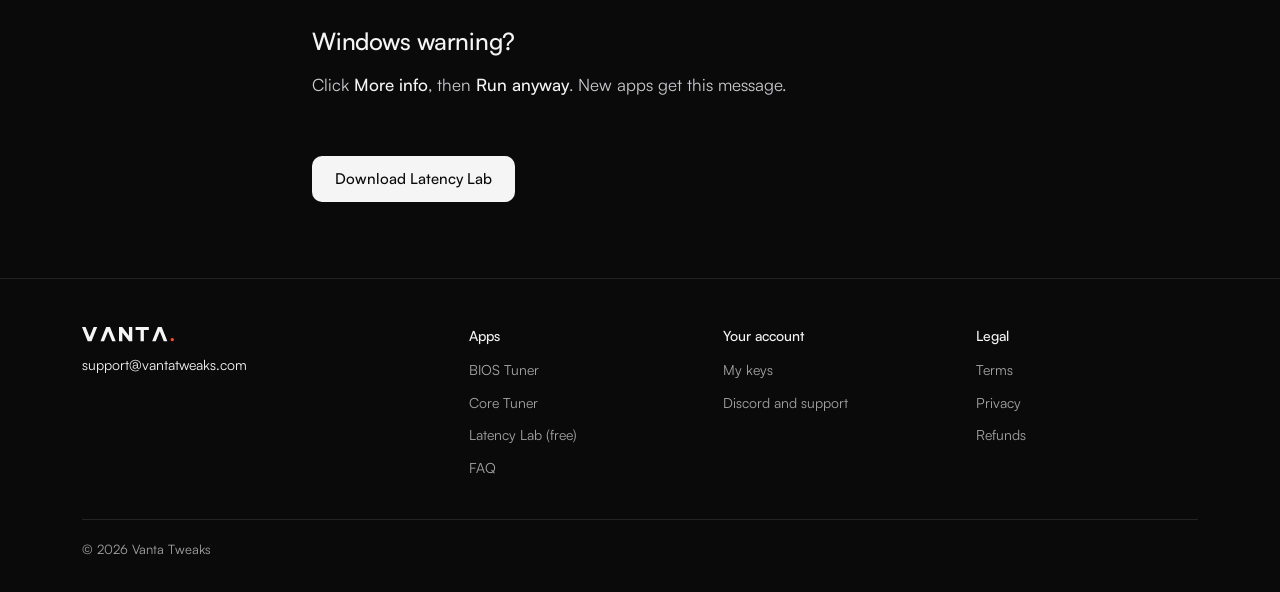
<file: latency-lab.html>
<!doctype html>
<html lang="en">
<head>
  <meta charset="utf-8">
  <meta name="viewport" content="width=device-width, initial-scale=1">
  <title>Latency Lab · Vanta Tweaks</title>
  <meta name="description" content="Free. Measures your game before and after any tweak: FPS, lows, PC latency, stutters, temperatures and clocks. It changes nothing.">
  <meta name="theme-color" content="#0A0A0A">
  <link rel="canonical" href="https://vantatweaks.com/latency-lab">
  <meta property="og:type" content="article">
  <meta property="og:site_name" content="Vanta Tweaks">
  <meta property="og:url" content="https://vantatweaks.com/latency-lab">
  <meta property="og:title" content="Latency Lab: measure any tweak">
  <meta property="og:description" content="Free. Measures your game before and after any tweak: FPS, lows, PC latency, stutters, temperatures and clocks. It changes nothing.">
  <meta property="og:image" content="https://vantatweaks.com/img/og.png?v=7">
  <meta property="og:image:width" content="1200">
  <meta property="og:image:height" content="630">
  <meta name="twitter:card" content="summary_large_image">
  <link rel="icon" href="/favicon.svg" type="image/svg+xml">
  <link rel="icon" href="/favicon-48.png" sizes="48x48" type="image/png">
  <link rel="apple-touch-icon" href="/apple-touch-icon.png">
  <link rel="stylesheet" href="styles.css?v=56">
  <script type="application/ld+json">
{
 "@context": "https://schema.org",
 "@graph": [
  {
   "@type": "SoftwareApplication",
   "name": "Vanta Latency Lab",
   "url": "https://vantatweaks.com/latency-lab",
   "operatingSystem": "Windows 10, Windows 11",
   "applicationCategory": "UtilitiesApplication",
   "description": "Measures a game before and after a tweak: FPS, 1% and 0.1% lows, PC latency, stutters, GPU temperature and clock, CPU speed and throttling. Free, changes nothing.",
   "image": "https://vantatweaks.com/img/app-latency-lab.png?v=3",
   "publisher": {
    "@type": "Organization",
    "name": "Vanta Tweaks",
    "url": "https://vantatweaks.com/"
   },
   "offers": {
    "@type": "Offer",
    "price": "0",
    "priceCurrency": "EUR"
   }
  },
  {
   "@type": "BreadcrumbList",
   "itemListElement": [
    {
     "@type": "ListItem",
     "position": 1,
     "name": "Home",
     "item": "https://vantatweaks.com/"
    },
    {
     "@type": "ListItem",
     "position": 2,
     "name": "Latency Lab",
     "item": "https://vantatweaks.com/latency-lab"
    }
   ]
  }
 ]
}
  </script>
</head>
<body>
<header class="top">
  <div class="wrap top__bar">
    <a class="logo" href="/" aria-label="Vanta Tweaks home"><svg viewBox="0 0 388 60" aria-hidden="true"><path fill="currentColor" d="M0 0H15L32 42L49 0H64L40 60H24Z M102 0H118L142 60H127L110 18L93 60H78Z M156 0H170L198 37V0H212V60H198L170 23V60H156Z M226 0H282V13H261V60H247V13H226Z M320 0H336L360 60H345L328 18L311 60H296Z"/><circle fill="#FF4D2E" cx="381" cy="53" r="7"/></svg></a>
    <nav class="top__nav" aria-label="Main">
      <a href="/#apps">Apps</a>
      <a href="/bios-tuner">BIOS Tuner</a>
      <a href="/core-tuner">Core Tuner</a>
      <a href="/#faq">FAQ</a>
    </nav>
    <a class="btn btn--primary btn--small top__buy" href="/#shop">Get the apps</a>
    <div class="who" data-who><button class="login btn--discord" type="button" data-login>Log in</button></div>
  </div>
</header>

<!-- Latency Lab's page: what it measures, a picture of it, and the download. -->
<main class="wrap prose prose--read">
  <nav class="crumbs" aria-label="Breadcrumb"><a href="/">Home</a><span aria-hidden="true">/</span><span aria-current="page">Latency Lab</span></nav>
  <h1 class="h1">Latency Lab</h1>
  <p class="intro">Free. Measures your game before and after any tweak. It changes nothing.</p>
  <p class="prose__cta"><a class="btn btn--primary" href="https://github.com/vanta-tweaks/download/releases/latest/download/VantaLatencyLab.exe">Download Latency Lab</a></p>
  <figure class="prose__shot"><img src="img/app-latency-lab.png?v=3" alt="Vanta Latency Lab recording a 20-second test of Fortnite on a sample PC, with a live log of each step" width="2240" height="1520"></figure>

  <h2>What it measures</h2>
  <p>FPS, 1% and 0.1% lows, PC latency (in Reflex games), stutters, GPU temperature and clock, CPU speed and throttling, and how long Windows makes your game wait.</p>

  <h2>How it works</h2>
  <p>Start a test, switch to your game and play. It records three runs and compares them with your last test, so you see what a tweak really did.</p>

  <h2>Works on</h2>
  <p>Windows 10 and 11, any game. It asks for admin rights to read Windows' own performance data.</p>

  <h2>Windows warning?</h2>
  <p>Click <strong>More info</strong>, then <strong>Run anyway</strong>. New apps get this message.</p>

  <p class="prose__cta"><a class="btn btn--primary" href="https://github.com/vanta-tweaks/download/releases/latest/download/VantaLatencyLab.exe">Download Latency Lab</a></p>
</main>

<footer class="foot">
  <div class="wrap foot__grid">
    <div class="foot__brand">
      <a class="logo" href="/" aria-label="Vanta Tweaks home"><svg viewBox="0 0 388 60" aria-hidden="true"><path fill="currentColor" d="M0 0H15L32 42L49 0H64L40 60H24Z M102 0H118L142 60H127L110 18L93 60H78Z M156 0H170L198 37V0H212V60H198L170 23V60H156Z M226 0H282V13H261V60H247V13H226Z M320 0H336L360 60H345L328 18L311 60H296Z"/><circle fill="#FF4D2E" cx="381" cy="53" r="7"/></svg></a>
      <p><a href="mailto:support@vantatweaks.com">support@vantatweaks.com</a></p>
    </div>
    <nav aria-label="Apps">
      <h2>Apps</h2>
      <a href="/bios-tuner">BIOS Tuner</a>
      <a href="/core-tuner">Core Tuner</a>
      <a href="/latency-lab">Latency Lab (free)</a>
      <a href="/#faq">FAQ</a>
    </nav>
    <nav aria-label="Your account">
      <h2>Your account</h2>
      <a href="/account">My keys</a>
      <a href="https://discord.gg/vantatweaks">Discord and support</a>
    </nav>
    <nav aria-label="Legal">
      <h2>Legal</h2>
      <a href="/terms">Terms</a>
      <a href="/privacy">Privacy</a>
      <a href="/refunds">Refunds</a>
    </nav>
  </div>
  <div class="wrap foot__bar">
    <span>© 2026 Vanta Tweaks</span>
  </div>
</footer>
<script src="auth.js?v=4"></script>
<!-- Cloudflare Web Analytics: visit counts, no cookies -->
<script type="module" src="https://static.cloudflareinsights.com/beacon.min.js" data-cf-beacon='{"token": "a3d5b1555c9c4e18a265e519efdc0df2"}'></script>
</body>
</html>
</file>
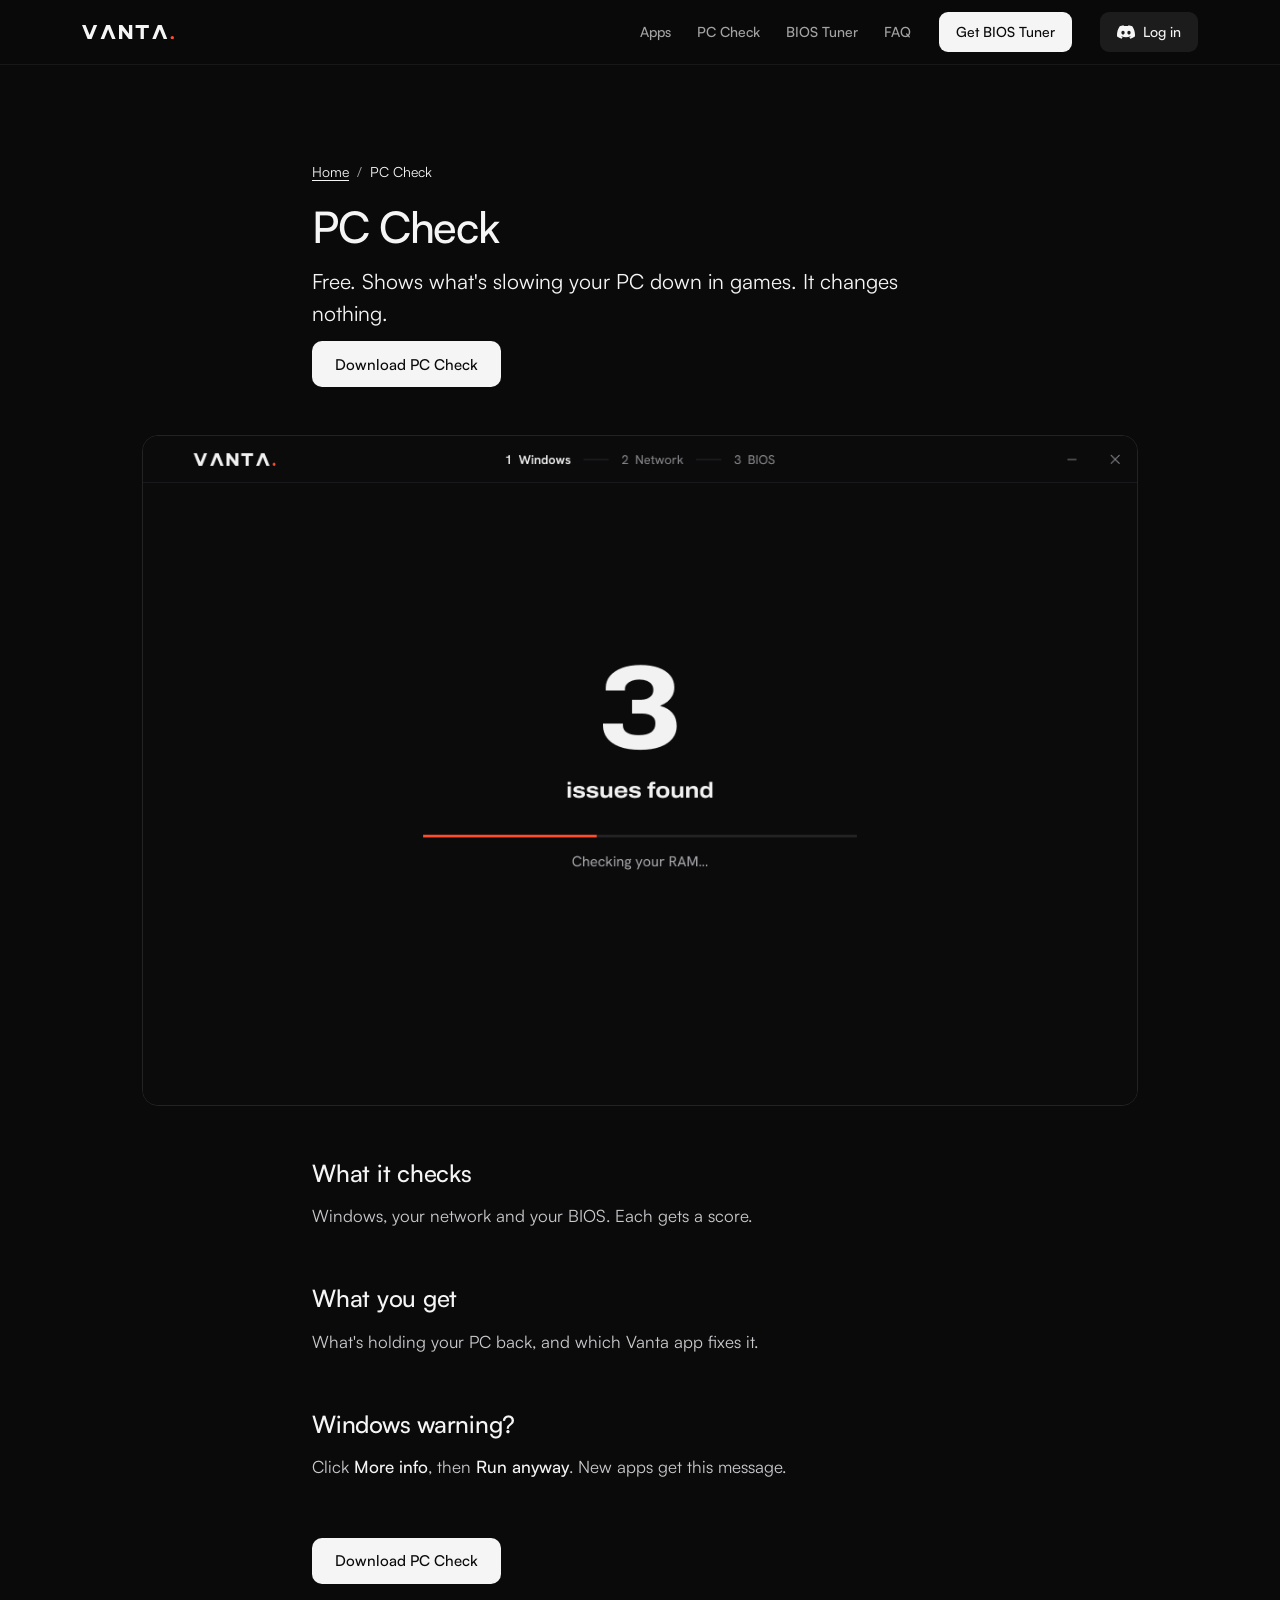
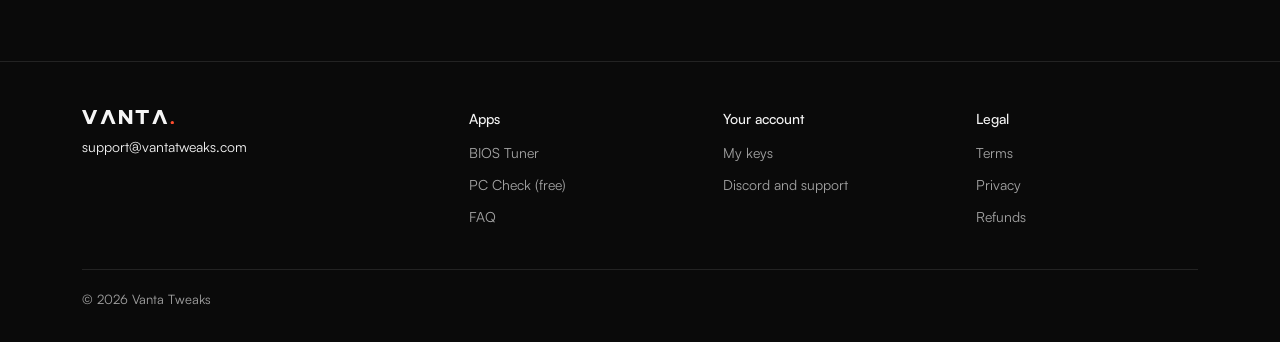
<file: pc-check.html>
<!doctype html>
<html lang="en">
<head>
  <meta charset="utf-8">
  <meta name="viewport" content="width=device-width, initial-scale=1">
  <title>PC Check · Vanta Tweaks</title>
  <meta name="description" content="Free: PC Check checks Windows, your network and your BIOS, and shows what's holding your games back. It only reads your PC and changes nothing.">
  <meta name="theme-color" content="#0B0B0C">
  <link rel="canonical" href="https://vantatweaks.com/pc-check">
  <meta property="og:type" content="article">
  <meta property="og:site_name" content="Vanta Tweaks">
  <meta property="og:url" content="https://vantatweaks.com/pc-check">
  <meta property="og:title" content="PC Check: see what's holding your PC back">
  <meta property="og:description" content="Free. Checks Windows, your network and your BIOS. Changes nothing.">
  <meta property="og:image" content="https://vantatweaks.com/img/og.png?v=2">
  <meta property="og:image:width" content="1200">
  <meta property="og:image:height" content="630">
  <meta name="twitter:card" content="summary_large_image">
  <link rel="icon" href="/favicon.svg" type="image/svg+xml">
  <link rel="icon" href="/favicon-48.png" sizes="48x48" type="image/png">
  <link rel="apple-touch-icon" href="/apple-touch-icon.png">
  <link rel="stylesheet" href="styles.css?v=42">
  <script type="application/ld+json">
{
 "@context": "https://schema.org",
 "@graph": [
  {
   "@type": "SoftwareApplication",
   "name": "Vanta PC Check",
   "url": "https://vantatweaks.com/pc-check",
   "operatingSystem": "Windows 10, Windows 11",
   "applicationCategory": "UtilitiesApplication",
   "description": "A free check of your Windows setup, network and BIOS for gaming. Reads only, changes nothing.",
   "image": "https://vantatweaks.com/img/pc-check-scan.png",
   "publisher": { "@type": "Organization", "name": "Vanta Tweaks", "url": "https://vantatweaks.com/" },
   "offers": { "@type": "Offer", "price": "0", "priceCurrency": "EUR" }
  },
  {
   "@type": "BreadcrumbList",
   "itemListElement": [
    { "@type": "ListItem", "position": 1, "name": "Home", "item": "https://vantatweaks.com/" },
    { "@type": "ListItem", "position": 2, "name": "PC Check", "item": "https://vantatweaks.com/pc-check" }
   ]
  }
 ]
}
  </script>
</head>
<body>
<header class="top">
  <div class="wrap top__bar">
    <a class="logo" href="/" aria-label="Vanta Tweaks home"><svg viewBox="0 0 388 60" aria-hidden="true"><path fill="currentColor" d="M0 0H15L32 42L49 0H64L40 60H24Z M102 0H118L142 60H127L110 18L93 60H78Z M156 0H170L198 37V0H212V60H198L170 23V60H156Z M226 0H282V13H261V60H247V13H226Z M320 0H336L360 60H345L328 18L311 60H296Z"/><circle fill="#FF4D2E" cx="381" cy="53" r="7"/></svg></a>
    <nav class="top__nav" aria-label="Main">
      <a href="/#apps">Apps</a>
      <a href="/pc-check">PC Check</a>
      <a href="/bios-tuner">BIOS Tuner</a>
      <a href="/#faq">FAQ</a>
    </nav>
    <a class="btn btn--primary btn--small top__buy" href="/#shop">Get BIOS Tuner</a>
    <div class="who" data-who><button class="btn btn--ghost btn--small btn--discord" type="button" data-login>Log in</button></div>
  </div>
</header>

<!-- PC Check's page: what it is, a picture of it, and the download. -->
<main class="wrap prose prose--read">
  <nav class="crumbs" aria-label="Breadcrumb"><a href="/">Home</a><span aria-hidden="true">/</span><span aria-current="page">PC Check</span></nav>
  <h1 class="h1">PC Check</h1>
  <p class="intro">Free. Shows what's slowing your PC down in games. It changes nothing.</p>
  <p class="prose__cta"><a class="btn btn--primary" href="https://github.com/vanta-tweaks/download/releases/latest/download/VantaPCCheck.exe" data-get-check>Download PC Check</a></p>
  <figure class="prose__shot"><img src="img/pc-check-scan.png" alt="Vanta PC Check checking a PC: 3 issues found so far, checking the RAM" width="2200" height="1480"></figure>

  <h2>What it checks</h2>
  <p>Windows, your network and your BIOS. Each gets a score.</p>

  <h2>What you get</h2>
  <p>What's holding your PC back, and which Vanta app fixes it.</p>

  <h2>Windows warning?</h2>
  <p>Click <strong>More info</strong>, then <strong>Run anyway</strong>. New apps get this message.</p>

  <p class="prose__cta"><a class="btn btn--primary" href="https://github.com/vanta-tweaks/download/releases/latest/download/VantaPCCheck.exe" data-get-check>Download PC Check</a></p>
</main>

<!-- On a phone, "Download" explains that it runs on a PC instead of starting a download that can't run -->
<dialog class="sheet" id="on-pc" aria-labelledby="on-pc-title">
  <h2 class="h2" id="on-pc-title">Open this on your Windows PC</h2>
  <p>The PC Check runs on Windows. Open vantatweaks.com on your PC, or join the Discord and get it there.</p>
  <div class="sheet__actions">
    <button class="btn btn--primary" type="button" data-copy>Copy link</button>
    <a class="btn btn--ghost" href="https://discord.gg/vantatweaks">Join Discord</a>
  </div>
  <button class="sheet__close" type="button" aria-label="Close" data-close>×</button>
</dialog>

<footer class="foot">
  <div class="wrap foot__grid">
    <div class="foot__brand">
      <a class="logo" href="/" aria-label="Vanta Tweaks home"><svg viewBox="0 0 388 60" aria-hidden="true"><path fill="currentColor" d="M0 0H15L32 42L49 0H64L40 60H24Z M102 0H118L142 60H127L110 18L93 60H78Z M156 0H170L198 37V0H212V60H198L170 23V60H156Z M226 0H282V13H261V60H247V13H226Z M320 0H336L360 60H345L328 18L311 60H296Z"/><circle fill="#FF4D2E" cx="381" cy="53" r="7"/></svg></a>
      <p><a href="mailto:support@vantatweaks.com">support@vantatweaks.com</a></p>
    </div>
    <nav aria-label="Apps">
      <h2>Apps</h2>
      <a href="/bios-tuner">BIOS Tuner</a>
      <a href="/pc-check">PC Check (free)</a>
      <a href="/#faq">FAQ</a>
    </nav>
    <nav aria-label="Your account">
      <h2>Your account</h2>
      <a href="/account">My keys</a>
      <a href="https://discord.gg/vantatweaks">Discord and support</a>
    </nav>
    <nav aria-label="Legal">
      <h2>Legal</h2>
      <a href="/terms">Terms</a>
      <a href="/privacy">Privacy</a>
      <a href="/refunds">Refunds</a>
    </nav>
  </div>
  <div class="wrap foot__bar">
    <span>© 2026 Vanta Tweaks</span>
  </div>
</footer>
<script src="auth.js?v=4"></script>
<script src="script.js?v=14" defer></script>
</body>
</html>
</file>
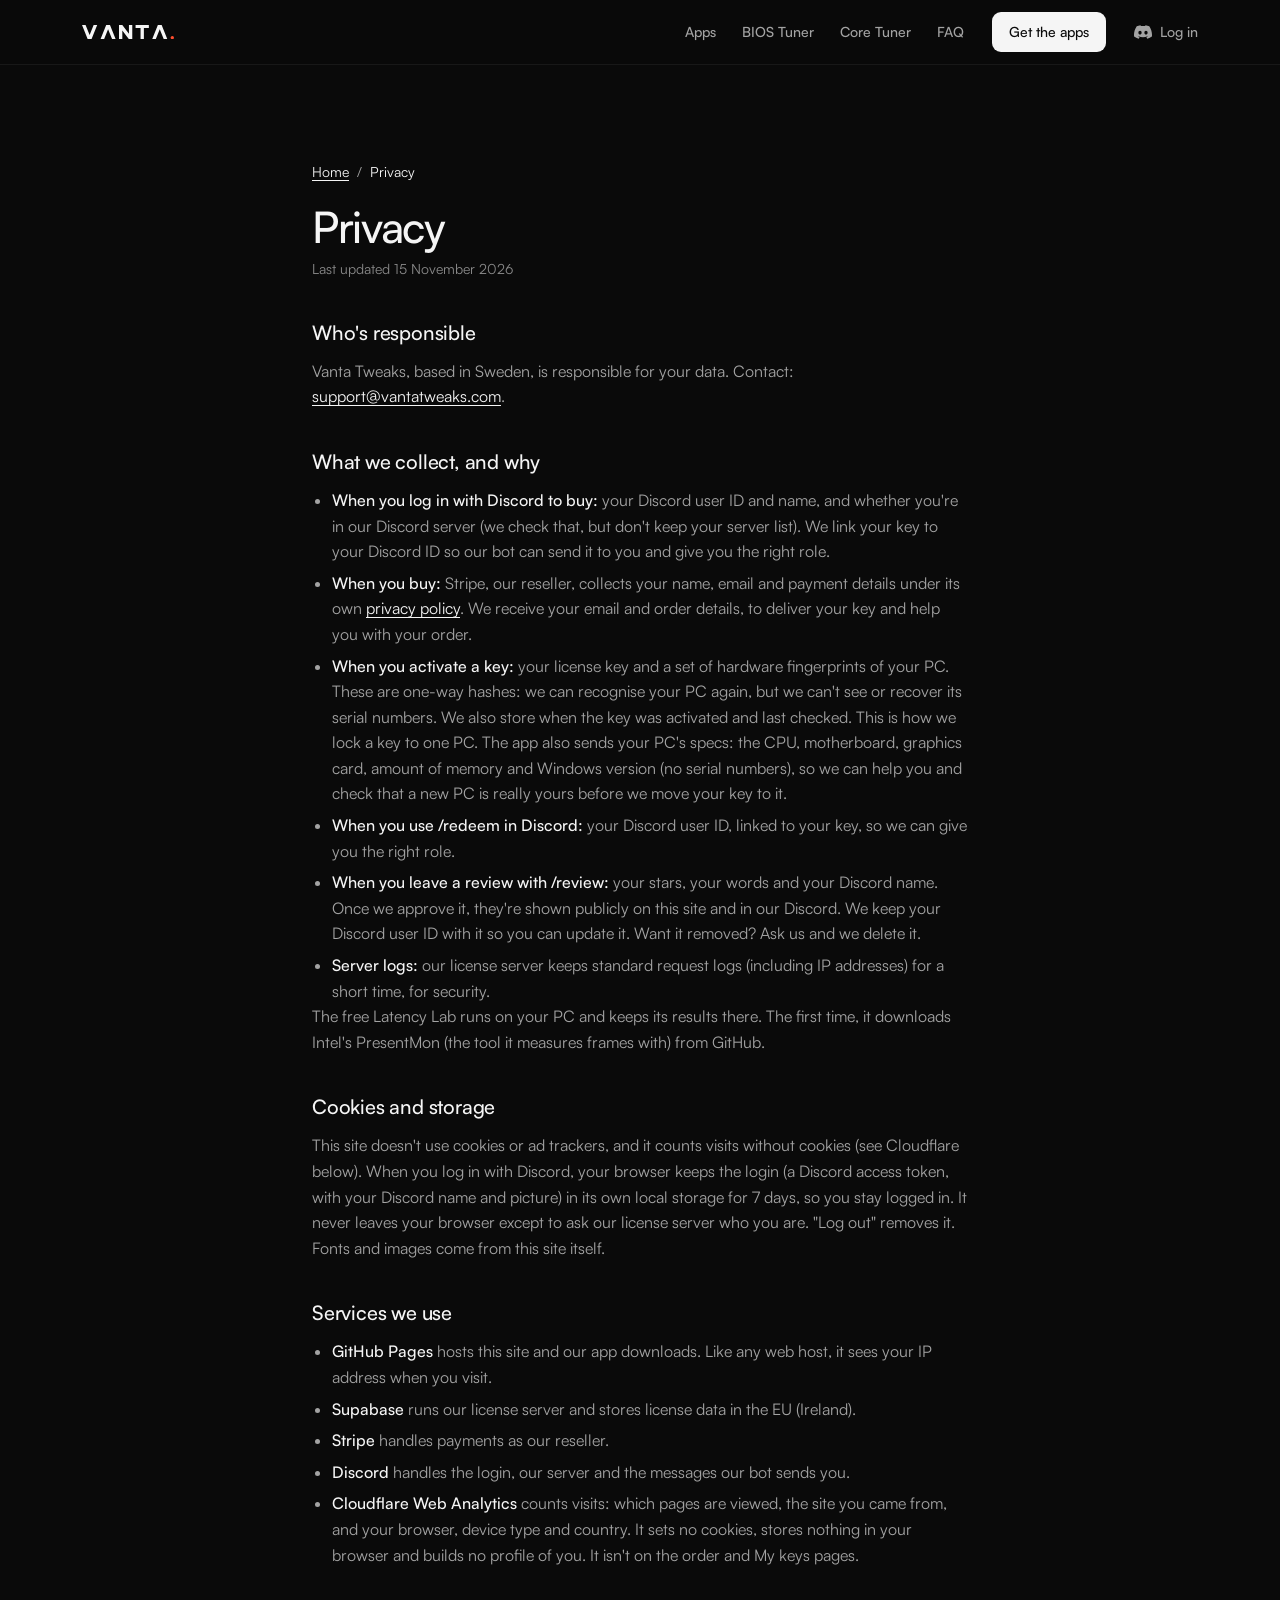
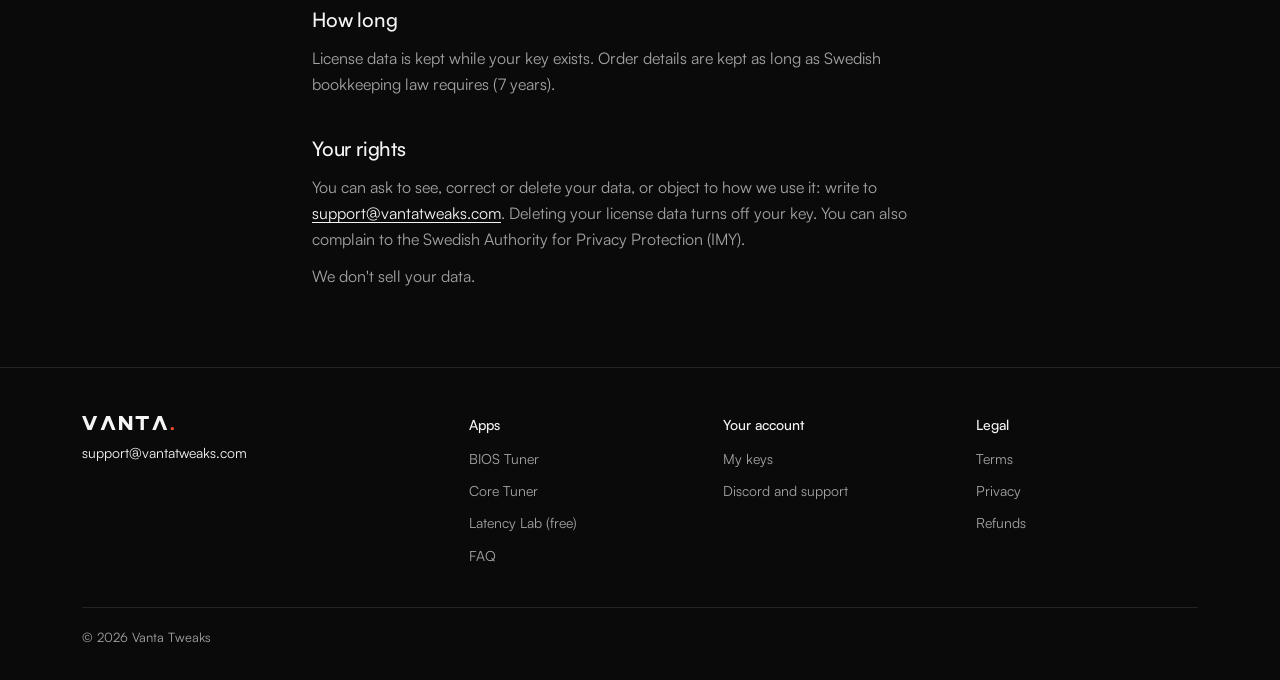
<file: privacy.html>
<!doctype html>
<html lang="en">
<head>
  <meta charset="utf-8">
  <meta name="viewport" content="width=device-width, initial-scale=1">
  <title>Privacy · Vanta Tweaks</title>
  <meta name="description" content="What data Vanta Tweaks collects and why.">
  <meta name="theme-color" content="#0A0A0A">
  <link rel="canonical" href="https://vantatweaks.com/privacy">
  <meta property="og:type" content="website">
  <meta property="og:site_name" content="Vanta Tweaks">
  <meta property="og:url" content="https://vantatweaks.com/privacy">
  <meta property="og:title" content="Privacy · Vanta Tweaks">
  <meta property="og:description" content="What data Vanta Tweaks collects and why.">
  <meta property="og:image" content="https://vantatweaks.com/img/og.png?v=7">
  <meta name="twitter:card" content="summary_large_image">
  <link rel="icon" href="/favicon.svg" type="image/svg+xml">
  <link rel="icon" href="/favicon-48.png" sizes="48x48" type="image/png">
  <link rel="apple-touch-icon" href="/apple-touch-icon.png">
  <link rel="stylesheet" href="styles.css?v=56">
</head>
<body>
<header class="top">
  <div class="wrap top__bar">
    <a class="logo" href="/" aria-label="Vanta Tweaks home"><svg viewBox="0 0 388 60" aria-hidden="true"><path fill="currentColor" d="M0 0H15L32 42L49 0H64L40 60H24Z M102 0H118L142 60H127L110 18L93 60H78Z M156 0H170L198 37V0H212V60H198L170 23V60H156Z M226 0H282V13H261V60H247V13H226Z M320 0H336L360 60H345L328 18L311 60H296Z"/><circle fill="#FF4D2E" cx="381" cy="53" r="7"/></svg></a>
    <nav class="top__nav" aria-label="Main">
      <a href="/#apps">Apps</a>
      <a href="/bios-tuner">BIOS Tuner</a>
      <a href="/core-tuner">Core Tuner</a>
      <a href="/#faq">FAQ</a>
    </nav>
    <a class="btn btn--primary btn--small top__buy" href="/#shop">Get the apps</a>
    <div class="who" data-who><button class="login btn--discord" type="button" data-login>Log in</button></div>
  </div>
</header>
<main class="wrap prose">
  <nav class="crumbs" aria-label="Breadcrumb"><a href="/">Home</a><span aria-hidden="true">/</span><span aria-current="page">Privacy</span></nav>
  <h1 class="h1">Privacy</h1>
  <p class="updated">Last updated 15 November 2026</p>

  <h2>Who's responsible</h2>
  <p>Vanta Tweaks, based in Sweden, is responsible for your data. Contact: <a href="mailto:support@vantatweaks.com">support@vantatweaks.com</a>.</p>

  <h2>What we collect, and why</h2>
  <ul>
    <li><strong>When you log in with Discord to buy:</strong> your Discord user ID and name, and whether you're in our
      Discord server (we check that, but don't keep your server list). We link your key to your Discord ID so our bot can
      send it to you and give you the right role.</li>
    <li><strong>When you buy:</strong> Stripe, our reseller, collects your name, email and payment details under its
      own <a href="https://stripe.com/privacy">privacy policy</a>. We receive your email and order details, to deliver your key and help you with your order.</li>
    <li><strong>When you activate a key:</strong> your license key and a set of hardware fingerprints of your PC. These are
      one-way hashes: we can recognise your PC again, but we can't see or recover its serial numbers. We also store when
      the key was activated and last checked. This is how we lock a key to one PC. The app also sends your PC's specs:
      the CPU, motherboard, graphics card, amount of memory and Windows version (no serial numbers), so we can help you
      and check that a new PC is really yours before we move your key to it.</li>
    <li><strong>When you use /redeem in Discord:</strong> your Discord user ID, linked to your key, so we can give you the
      right role.</li>
    <li><strong>When you leave a review with /review:</strong> your stars, your words and your Discord name. Once we
      approve it, they're shown publicly on this site and in our Discord. We keep your Discord user ID with it so you can
      update it. Want it removed? Ask us and we delete it.</li>
    <li><strong>Server logs:</strong> our license server keeps standard request logs (including IP addresses) for a short
      time, for security.</li>
  </ul>
  <p>The free Latency Lab runs on your PC and keeps its results there. The first time, it downloads Intel's PresentMon
  (the tool it measures frames with) from GitHub.</p>

  <h2>Cookies and storage</h2>
  <p>This site doesn't use cookies or ad trackers, and it counts visits without cookies (see Cloudflare below). When you log in with Discord, your browser keeps the login
  (a Discord access token, with your Discord name and picture) in its own local storage for 7 days, so you stay logged
  in. It never leaves your browser except to ask our license server who you are. "Log out" removes it. Fonts and images
  come from this site itself.</p>

  <h2>Services we use</h2>
  <ul>
    <li><strong>GitHub Pages</strong> hosts this site and our app downloads. Like any web host, it sees your IP address
      when you visit.</li>
    <li><strong>Supabase</strong> runs our license server and stores license data in the EU (Ireland).</li>
    <li><strong>Stripe</strong> handles payments as our reseller.</li>
    <li><strong>Discord</strong> handles the login, our server and the messages our bot sends you.</li>
    <li><strong>Cloudflare Web Analytics</strong> counts visits: which pages are viewed, the site you came from, and your
      browser, device type and country. It sets no cookies, stores nothing in your browser and builds no profile of you.
      It isn't on the order and My keys pages.</li>
  </ul>

  <h2>How long</h2>
  <p>License data is kept while your key exists. Order details are kept as long as Swedish bookkeeping law requires
  (7 years).</p>

  <h2>Your rights</h2>
  <p>You can ask to see, correct or delete your data, or object to how we use it: write to <a href="mailto:support@vantatweaks.com">support@vantatweaks.com</a>. Deleting your
  license data turns off your key. You can also complain to the Swedish Authority for Privacy Protection (IMY).</p>
  <p>We don't sell your data.</p>

</main>
<footer class="foot">
  <div class="wrap foot__grid">
    <div class="foot__brand">
      <a class="logo" href="/" aria-label="Vanta Tweaks home"><svg viewBox="0 0 388 60" aria-hidden="true"><path fill="currentColor" d="M0 0H15L32 42L49 0H64L40 60H24Z M102 0H118L142 60H127L110 18L93 60H78Z M156 0H170L198 37V0H212V60H198L170 23V60H156Z M226 0H282V13H261V60H247V13H226Z M320 0H336L360 60H345L328 18L311 60H296Z"/><circle fill="#FF4D2E" cx="381" cy="53" r="7"/></svg></a>
      <p><a href="mailto:support@vantatweaks.com">support@vantatweaks.com</a></p>
    </div>
    <nav aria-label="Apps">
      <h2>Apps</h2>
      <a href="/bios-tuner">BIOS Tuner</a>
      <a href="/core-tuner">Core Tuner</a>
      <a href="/latency-lab">Latency Lab (free)</a>
      <a href="/#faq">FAQ</a>
    </nav>
    <nav aria-label="Your account">
      <h2>Your account</h2>
      <a href="/account">My keys</a>
      <a href="https://discord.gg/vantatweaks">Discord and support</a>
    </nav>
    <nav aria-label="Legal">
      <h2>Legal</h2>
      <a href="/terms">Terms</a>
      <a href="/privacy">Privacy</a>
      <a href="/refunds">Refunds</a>
    </nav>
  </div>
  <div class="wrap foot__bar">
    <span>© 2026 Vanta Tweaks</span>
  </div>
</footer>
<script src="auth.js?v=4"></script>
<!-- Cloudflare Web Analytics: visit counts, no cookies -->
<script type="module" src="https://static.cloudflareinsights.com/beacon.min.js" data-cf-beacon='{"token": "a3d5b1555c9c4e18a265e519efdc0df2"}'></script>
</body>
</html>
</file>
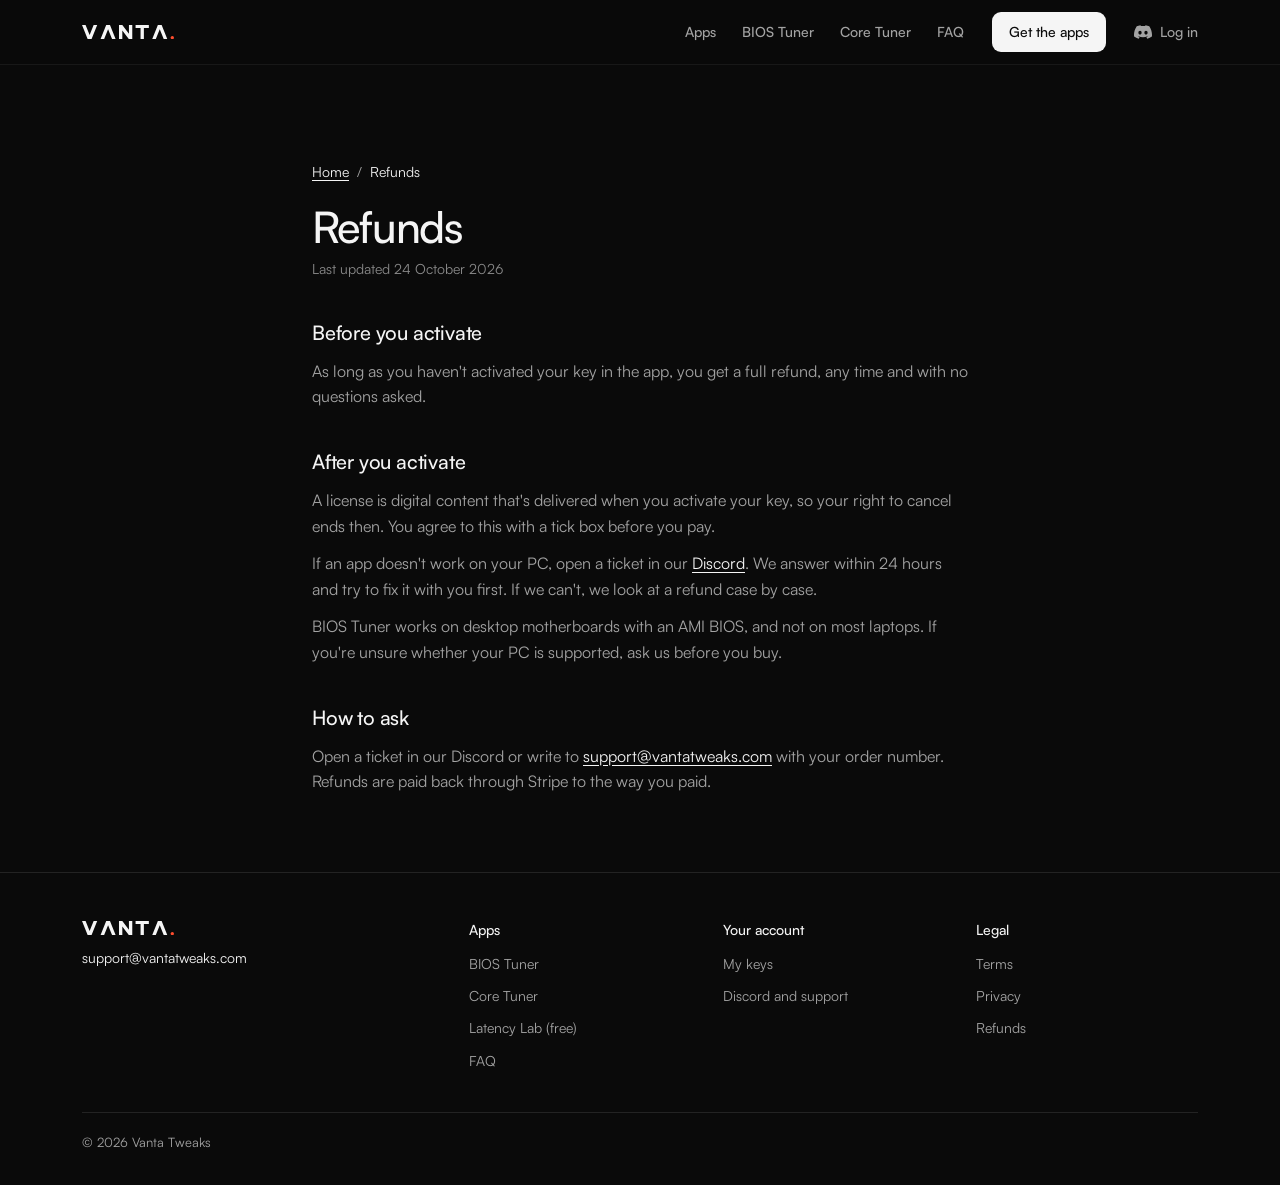
<file: refunds.html>
<!doctype html>
<html lang="en">
<head>
  <meta charset="utf-8">
  <meta name="viewport" content="width=device-width, initial-scale=1">
  <title>Refunds · Vanta Tweaks</title>
  <meta name="description" content="Refunds and cancellations for Vanta Tweaks.">
  <meta name="theme-color" content="#0A0A0A">
  <link rel="canonical" href="https://vantatweaks.com/refunds">
  <meta property="og:type" content="website">
  <meta property="og:site_name" content="Vanta Tweaks">
  <meta property="og:url" content="https://vantatweaks.com/refunds">
  <meta property="og:title" content="Refunds · Vanta Tweaks">
  <meta property="og:description" content="Refunds and cancellations for Vanta Tweaks.">
  <meta property="og:image" content="https://vantatweaks.com/img/og.png?v=7">
  <meta name="twitter:card" content="summary_large_image">
  <link rel="icon" href="/favicon.svg" type="image/svg+xml">
  <link rel="icon" href="/favicon-48.png" sizes="48x48" type="image/png">
  <link rel="apple-touch-icon" href="/apple-touch-icon.png">
  <link rel="stylesheet" href="styles.css?v=56">
</head>
<body>
<header class="top">
  <div class="wrap top__bar">
    <a class="logo" href="/" aria-label="Vanta Tweaks home"><svg viewBox="0 0 388 60" aria-hidden="true"><path fill="currentColor" d="M0 0H15L32 42L49 0H64L40 60H24Z M102 0H118L142 60H127L110 18L93 60H78Z M156 0H170L198 37V0H212V60H198L170 23V60H156Z M226 0H282V13H261V60H247V13H226Z M320 0H336L360 60H345L328 18L311 60H296Z"/><circle fill="#FF4D2E" cx="381" cy="53" r="7"/></svg></a>
    <nav class="top__nav" aria-label="Main">
      <a href="/#apps">Apps</a>
      <a href="/bios-tuner">BIOS Tuner</a>
      <a href="/core-tuner">Core Tuner</a>
      <a href="/#faq">FAQ</a>
    </nav>
    <a class="btn btn--primary btn--small top__buy" href="/#shop">Get the apps</a>
    <div class="who" data-who><button class="login btn--discord" type="button" data-login>Log in</button></div>
  </div>
</header>
<main class="wrap prose">
  <nav class="crumbs" aria-label="Breadcrumb"><a href="/">Home</a><span aria-hidden="true">/</span><span aria-current="page">Refunds</span></nav>
  <h1 class="h1">Refunds</h1>
  <p class="updated">Last updated 24 October 2026</p>

  <h2>Before you activate</h2>
  <p>As long as you haven't activated your key in the app, you get a full refund, any time and with no questions asked.</p>

  <h2>After you activate</h2>
  <p>A license is digital content that's delivered when you activate your key, so your right to cancel ends then.
  You agree to this with a tick box before you pay.</p>
  <p>If an app doesn't work on your PC, open a ticket in our <a href="https://discord.gg/vantatweaks">Discord</a>. We answer
  within 24 hours and try to fix it with you first. If we can't, we look at a refund case by case.</p>
  <p>BIOS Tuner works on desktop motherboards with an AMI BIOS, and not on most laptops. If you're unsure whether your PC
  is supported, ask us before you buy.</p>

  <h2>How to ask</h2>
  <p>Open a ticket in our Discord or write to <a href="mailto:support@vantatweaks.com">support@vantatweaks.com</a> with your order number. Refunds are paid back through Stripe
  to the way you paid.</p>

</main>
<footer class="foot">
  <div class="wrap foot__grid">
    <div class="foot__brand">
      <a class="logo" href="/" aria-label="Vanta Tweaks home"><svg viewBox="0 0 388 60" aria-hidden="true"><path fill="currentColor" d="M0 0H15L32 42L49 0H64L40 60H24Z M102 0H118L142 60H127L110 18L93 60H78Z M156 0H170L198 37V0H212V60H198L170 23V60H156Z M226 0H282V13H261V60H247V13H226Z M320 0H336L360 60H345L328 18L311 60H296Z"/><circle fill="#FF4D2E" cx="381" cy="53" r="7"/></svg></a>
      <p><a href="mailto:support@vantatweaks.com">support@vantatweaks.com</a></p>
    </div>
    <nav aria-label="Apps">
      <h2>Apps</h2>
      <a href="/bios-tuner">BIOS Tuner</a>
      <a href="/core-tuner">Core Tuner</a>
      <a href="/latency-lab">Latency Lab (free)</a>
      <a href="/#faq">FAQ</a>
    </nav>
    <nav aria-label="Your account">
      <h2>Your account</h2>
      <a href="/account">My keys</a>
      <a href="https://discord.gg/vantatweaks">Discord and support</a>
    </nav>
    <nav aria-label="Legal">
      <h2>Legal</h2>
      <a href="/terms">Terms</a>
      <a href="/privacy">Privacy</a>
      <a href="/refunds">Refunds</a>
    </nav>
  </div>
  <div class="wrap foot__bar">
    <span>© 2026 Vanta Tweaks</span>
  </div>
</footer>
<script src="auth.js?v=4"></script>
<!-- Cloudflare Web Analytics: visit counts, no cookies -->
<script type="module" src="https://static.cloudflareinsights.com/beacon.min.js" data-cf-beacon='{"token": "a3d5b1555c9c4e18a265e519efdc0df2"}'></script>
</body>
</html>
</file>
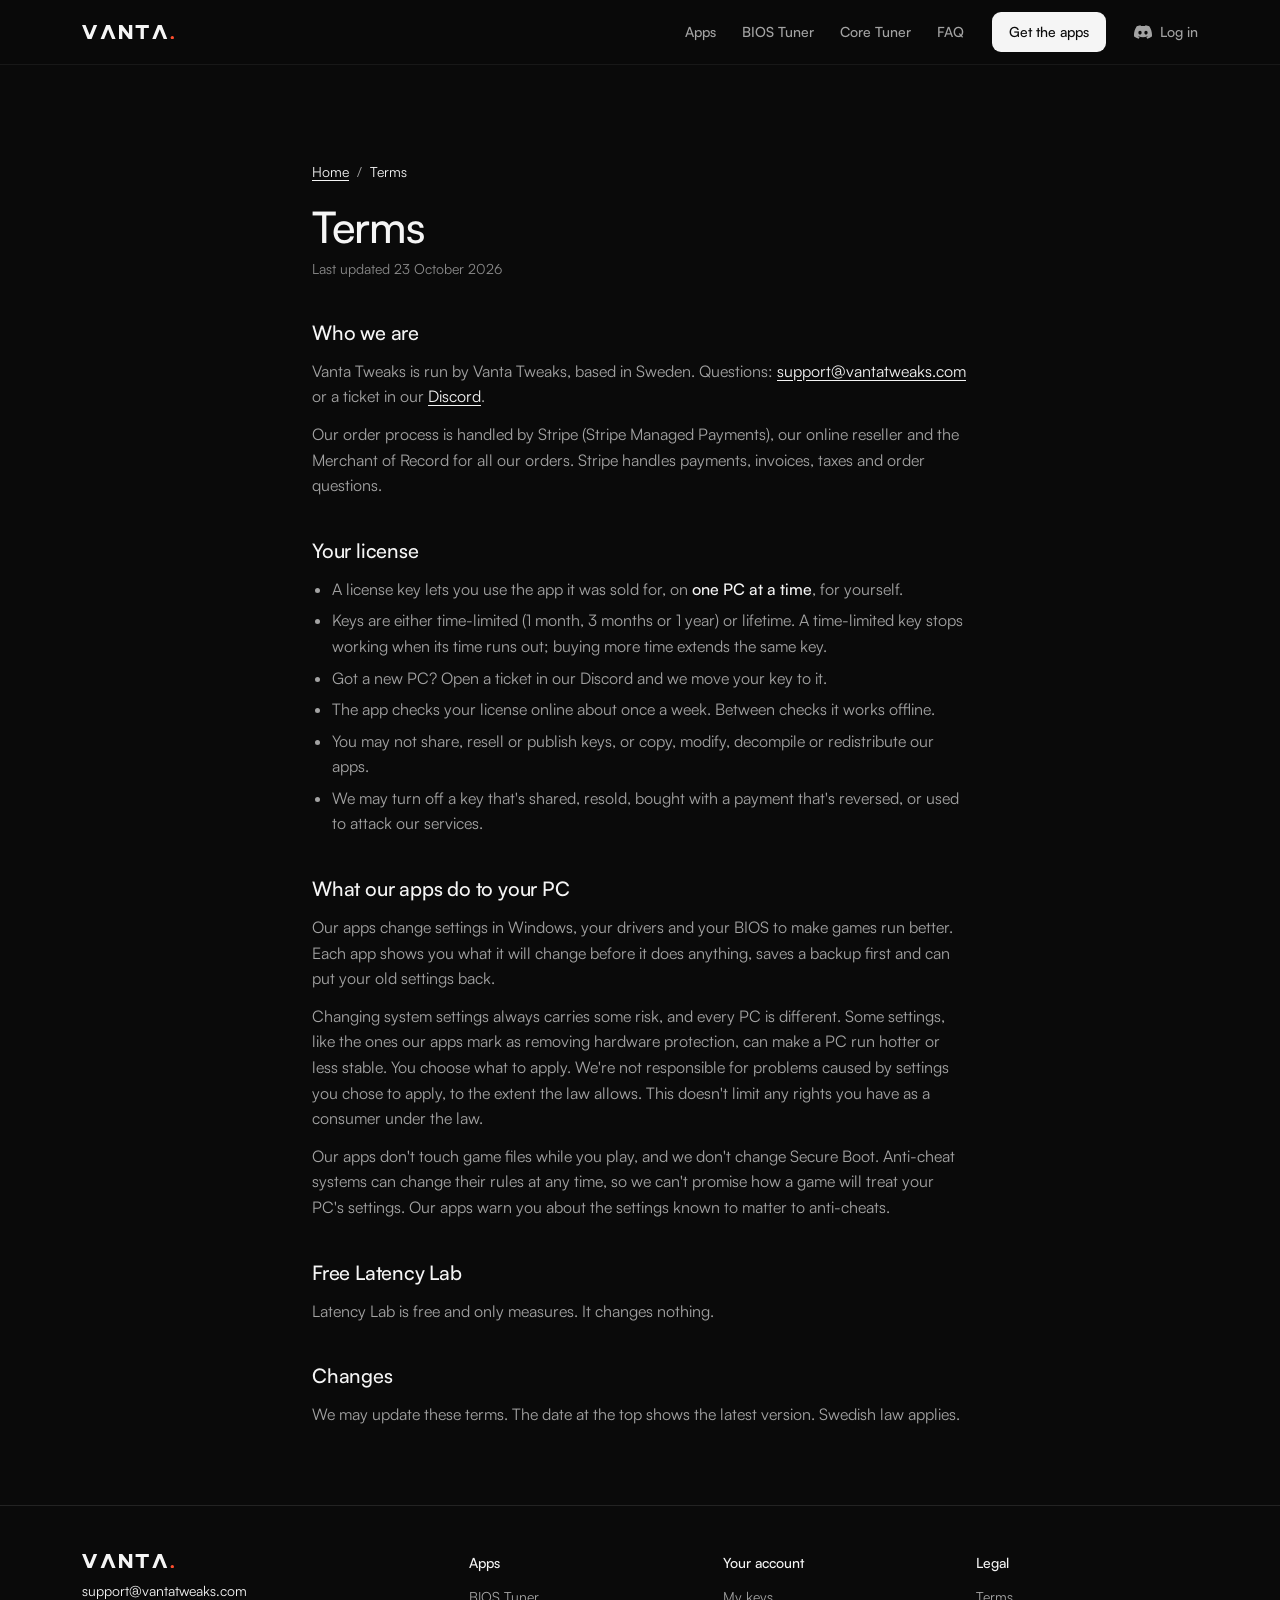
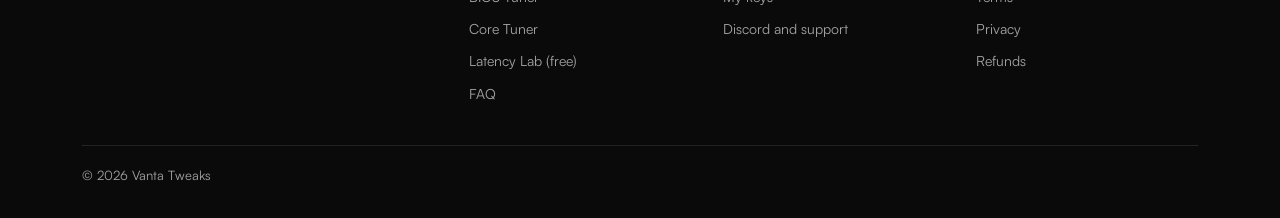
<file: terms.html>
<!doctype html>
<html lang="en">
<head>
  <meta charset="utf-8">
  <meta name="viewport" content="width=device-width, initial-scale=1">
  <title>Terms · Vanta Tweaks</title>
  <meta name="description" content="The terms for using Vanta Tweaks apps and licenses.">
  <meta name="theme-color" content="#0A0A0A">
  <link rel="canonical" href="https://vantatweaks.com/terms">
  <meta property="og:type" content="website">
  <meta property="og:site_name" content="Vanta Tweaks">
  <meta property="og:url" content="https://vantatweaks.com/terms">
  <meta property="og:title" content="Terms · Vanta Tweaks">
  <meta property="og:description" content="The terms for using Vanta Tweaks apps and licenses.">
  <meta property="og:image" content="https://vantatweaks.com/img/og.png?v=7">
  <meta name="twitter:card" content="summary_large_image">
  <link rel="icon" href="/favicon.svg" type="image/svg+xml">
  <link rel="icon" href="/favicon-48.png" sizes="48x48" type="image/png">
  <link rel="apple-touch-icon" href="/apple-touch-icon.png">
  <link rel="stylesheet" href="styles.css?v=56">
</head>
<body>
<header class="top">
  <div class="wrap top__bar">
    <a class="logo" href="/" aria-label="Vanta Tweaks home"><svg viewBox="0 0 388 60" aria-hidden="true"><path fill="currentColor" d="M0 0H15L32 42L49 0H64L40 60H24Z M102 0H118L142 60H127L110 18L93 60H78Z M156 0H170L198 37V0H212V60H198L170 23V60H156Z M226 0H282V13H261V60H247V13H226Z M320 0H336L360 60H345L328 18L311 60H296Z"/><circle fill="#FF4D2E" cx="381" cy="53" r="7"/></svg></a>
    <nav class="top__nav" aria-label="Main">
      <a href="/#apps">Apps</a>
      <a href="/bios-tuner">BIOS Tuner</a>
      <a href="/core-tuner">Core Tuner</a>
      <a href="/#faq">FAQ</a>
    </nav>
    <a class="btn btn--primary btn--small top__buy" href="/#shop">Get the apps</a>
    <div class="who" data-who><button class="login btn--discord" type="button" data-login>Log in</button></div>
  </div>
</header>
<main class="wrap prose">
  <nav class="crumbs" aria-label="Breadcrumb"><a href="/">Home</a><span aria-hidden="true">/</span><span aria-current="page">Terms</span></nav>
  <h1 class="h1">Terms</h1>
  <p class="updated">Last updated 23 October 2026</p>

  <h2>Who we are</h2>
  <p>Vanta Tweaks is run by Vanta Tweaks, based in Sweden. Questions: <a href="mailto:support@vantatweaks.com">support@vantatweaks.com</a> or a ticket in our <a href="https://discord.gg/vantatweaks">Discord</a>.</p>
  <p>Our order process is handled by Stripe (Stripe Managed Payments), our online reseller and the Merchant of Record for
  all our orders. Stripe handles payments, invoices, taxes and order questions.</p>

  <h2>Your license</h2>
  <ul>
    <li>A license key lets you use the app it was sold for, on <strong>one PC at a time</strong>, for yourself.</li>
    <li>Keys are either time-limited (1 month, 3 months or 1 year) or lifetime. A time-limited key stops working when its
      time runs out; buying more time extends the same key.</li>
    <li>Got a new PC? Open a ticket in our Discord and we move your key to it.</li>
    <li>The app checks your license online about once a week. Between checks it works offline.</li>
    <li>You may not share, resell or publish keys, or copy, modify, decompile or redistribute our apps.</li>
    <li>We may turn off a key that's shared, resold, bought with a payment that's reversed, or used to attack our
      services.</li>
  </ul>

  <h2>What our apps do to your PC</h2>
  <p>Our apps change settings in Windows, your drivers and your BIOS to make games run better. Each app shows you what it
  will change before it does anything, saves a backup first and can put your old settings back.</p>
  <p>Changing system settings always carries some risk, and every PC is different. Some settings, like the ones our apps
  mark as removing hardware protection, can make a PC run hotter or less stable. You choose what to apply. We're not
  responsible for problems caused by settings you chose to apply, to the extent the law allows. This doesn't limit any
  rights you have as a consumer under the law.</p>
  <p>Our apps don't touch game files while you play, and we don't change Secure Boot. Anti-cheat systems can change their
  rules at any time, so we can't promise how a game will treat your PC's settings. Our apps warn you about the settings
  known to matter to anti-cheats.</p>

  <h2>Free Latency Lab</h2>
  <p>Latency Lab is free and only measures. It changes nothing.</p>

  <h2>Changes</h2>
  <p>We may update these terms. The date at the top shows the latest version. Swedish law applies.</p>

</main>
<footer class="foot">
  <div class="wrap foot__grid">
    <div class="foot__brand">
      <a class="logo" href="/" aria-label="Vanta Tweaks home"><svg viewBox="0 0 388 60" aria-hidden="true"><path fill="currentColor" d="M0 0H15L32 42L49 0H64L40 60H24Z M102 0H118L142 60H127L110 18L93 60H78Z M156 0H170L198 37V0H212V60H198L170 23V60H156Z M226 0H282V13H261V60H247V13H226Z M320 0H336L360 60H345L328 18L311 60H296Z"/><circle fill="#FF4D2E" cx="381" cy="53" r="7"/></svg></a>
      <p><a href="mailto:support@vantatweaks.com">support@vantatweaks.com</a></p>
    </div>
    <nav aria-label="Apps">
      <h2>Apps</h2>
      <a href="/bios-tuner">BIOS Tuner</a>
      <a href="/core-tuner">Core Tuner</a>
      <a href="/latency-lab">Latency Lab (free)</a>
      <a href="/#faq">FAQ</a>
    </nav>
    <nav aria-label="Your account">
      <h2>Your account</h2>
      <a href="/account">My keys</a>
      <a href="https://discord.gg/vantatweaks">Discord and support</a>
    </nav>
    <nav aria-label="Legal">
      <h2>Legal</h2>
      <a href="/terms">Terms</a>
      <a href="/privacy">Privacy</a>
      <a href="/refunds">Refunds</a>
    </nav>
  </div>
  <div class="wrap foot__bar">
    <span>© 2026 Vanta Tweaks</span>
  </div>
</footer>
<script src="auth.js?v=4"></script>
<!-- Cloudflare Web Analytics: visit counts, no cookies -->
<script type="module" src="https://static.cloudflareinsights.com/beacon.min.js" data-cf-beacon='{"token": "a3d5b1555c9c4e18a265e519efdc0df2"}'></script>
</body>
</html>
</file>
<file: styles.css>
/* Vanta Tweaks. The site speaks the apps' language (vanta-kit): near-black, cards one step lighter, Satoshi for words,
   Geist Mono for numbers and labels, one white main button, and red only for the logo dot and one payoff per screen. */
/* Fonts served from this site, unchanged files: Satoshi (ITF Free Font License, self-hosting allowed) and Geist Mono (OFL) */
@font-face { font-family: "Satoshi"; src: url("fonts/Satoshi-Regular.woff2") format("woff2"); font-weight: 400; font-display: swap; }
@font-face { font-family: "Satoshi"; src: url("fonts/Satoshi-Medium.woff2") format("woff2"); font-weight: 500; font-display: swap; }
@font-face { font-family: "Satoshi"; src: url("fonts/Satoshi-Bold.woff2") format("woff2"); font-weight: 600 700; font-display: swap; }
@font-face { font-family: "Satoshi"; src: url("fonts/Satoshi-Black.woff2") format("woff2"); font-weight: 800 900; font-display: swap; }
@font-face { font-family: "Geist Mono"; src: url("fonts/GeistMono-Regular.woff2") format("woff2"); font-weight: 400; font-display: swap; }
@font-face { font-family: "Geist Mono"; src: url("fonts/GeistMono-Medium.woff2") format("woff2"); font-weight: 500 600; font-display: swap; }
@font-face { font-family: "Geist Mono"; src: url("fonts/GeistMono-Bold.woff2") format("woff2"); font-weight: 700 800; font-display: swap; }
:root {
  --void: #0A0A0A;
  --surface: #131313;
  --raised: #1C1C1C;   /* ghost buttons, the selected card */
  --line: #232323;
  --edge: rgba(255, 255, 255, .06);   /* the faint edge around cards */
  --soft: #A3A3A3;     /* secondary text */
  --muted: #8A8A8A;    /* small labels, 4.5:1 on cards */
  --dim: #575757;      /* big "before" numbers only */
  --paper: #F5F5F5;
  --red: #FF4D2E;      /* the logo dot and one payoff per screen, never a warning */
  --ok: #3DDC84;
  --warn: #FFB020;
  --display: "Satoshi", system-ui, sans-serif;
  --text: "Satoshi", system-ui, sans-serif;
  --mono: "Geist Mono", ui-monospace, Consolas, monospace;
  --gutter: 16px;
  --radius: 16px;
  --discord: url("data:image/svg+xml,%3Csvg xmlns='http://www.w3.org/2000/svg' viewBox='0 0 24 24'%3E%3Cpath d='M20.317 4.37a19.79 19.79 0 0 0-4.885-1.515.074.074 0 0 0-.079.037c-.21.375-.444.865-.608 1.25a18.27 18.27 0 0 0-5.487 0 12.64 12.64 0 0 0-.617-1.25.077.077 0 0 0-.079-.037A19.74 19.74 0 0 0 3.677 4.37a.07.07 0 0 0-.032.027C.533 9.046-.32 13.58.099 18.057a.082.082 0 0 0 .031.057 19.9 19.9 0 0 0 5.993 3.03.078.078 0 0 0 .084-.028c.462-.63.874-1.295 1.226-1.994a.076.076 0 0 0-.041-.106 13.1 13.1 0 0 1-1.872-.892.077.077 0 0 1-.008-.128c.126-.094.252-.192.372-.291a.074.074 0 0 1 .078-.01c3.928 1.793 8.18 1.793 12.062 0a.074.074 0 0 1 .078.01c.12.098.246.198.373.292a.077.077 0 0 1-.006.127 12.3 12.3 0 0 1-1.873.892.077.077 0 0 0-.041.107c.36.698.772 1.362 1.225 1.993a.076.076 0 0 0 .084.028 19.84 19.84 0 0 0 6.002-3.03.077.077 0 0 0 .032-.054c.5-5.177-.838-9.674-3.549-13.66a.061.061 0 0 0-.031-.03zM8.02 15.33c-1.183 0-2.157-1.085-2.157-2.419 0-1.333.956-2.419 2.157-2.419 1.21 0 2.176 1.096 2.157 2.42 0 1.333-.956 2.418-2.157 2.418zm7.975 0c-1.183 0-2.157-1.085-2.157-2.419 0-1.333.955-2.419 2.157-2.419 1.21 0 2.176 1.096 2.157 2.42 0 1.333-.946 2.418-2.157 2.418z'/%3E%3C/svg%3E");
}
@media (min-width: 600px) { :root { --gutter: 32px; } }

*, *::before, *::after { box-sizing: border-box; }
[hidden] { display: none !important; }
html { scroll-behavior: smooth; scroll-padding-top: 80px; }
body {
  margin: 0;
  background: var(--void);
  color: var(--paper);
  font: 400 16px/1.6 var(--text);
  -webkit-font-smoothing: antialiased;
  overflow-x: hidden;
}
h1, h2, h3, p, ul, ol, dl, dd, figure, fieldset { margin: 0; }
img { display: block; max-width: 100%; height: auto; }
a { color: inherit; text-decoration: none; }
b, strong { font-weight: 500; }   /* words stay at 400/500, so the bold font never loads */
:focus-visible { outline: 2px solid var(--paper); outline-offset: 3px; border-radius: 6px; }

.wrap { width: 100%; max-width: 1180px; margin: 0 auto; padding: 0 var(--gutter); }
.skip { position: absolute; left: -999px; top: 8px; z-index: 50; background: var(--paper); color: var(--void); padding: 8px 12px; }
.skip:focus { left: 8px; }

/* Type: Satoshi for words, tight and bold for headings; Geist Mono for labels and numbers */
.display { font-weight: 500; font-size: clamp(44px, 7vw, 84px); line-height: 1; letter-spacing: -.04em; text-wrap: balance; }
.h1 { font-weight: 500; font-size: clamp(28px, 3.4vw, 44px); line-height: 1.08; letter-spacing: -.03em; text-wrap: balance; }
.h2 { font-weight: 500; font-size: 21px; line-height: 1.2; letter-spacing: -.01em; }
.h3 { font-weight: 500; font-size: 19px; line-height: 1.25; }
.lead { font-size: clamp(16px, 1.3vw, 18px); color: var(--soft); max-width: 36em; text-wrap: pretty; }
.label { font: 500 13px/1.4 var(--mono); color: var(--muted); }
.mono { font-family: var(--mono); }
.eyebrow { font-size: 15px; color: var(--soft); }
.fine { color: var(--soft); font-size: 15px; }
.link { color: var(--paper); font-weight: 500; }
.link:hover { text-decoration: underline; text-underline-offset: 4px; }

/* Buttons: one white main button per screen, dark ones for the rest */
.btn {
  display: inline-flex; align-items: center; justify-content: center; gap: 8px;
  min-height: 46px; padding: 0 22px; border-radius: 10px;
  font: 500 15px/1 var(--text); white-space: nowrap;
  border: 1px solid transparent; cursor: pointer; color: var(--paper); background: var(--raised);
  transition: background .15s, border-color .15s, transform .1s;
}
.btn:active { transform: translateY(1px); }
.btn--primary { background: var(--paper); color: var(--void); }
.btn--primary:hover { background: #fff; }
.btn--ghost:hover { background: #242424; }
.btn--small { min-height: 40px; padding: 0 16px; font-size: 14px; border-radius: 9px; }
.btn--block { display: flex; width: 100%; }
.btn--discord::before { content: ""; width: 18px; height: 18px; flex: none; background: currentColor;
  -webkit-mask: var(--discord) center / contain no-repeat; mask: var(--discord) center / contain no-repeat; }
/* Log in: a quiet link with the Discord mark, not a second button */
.login { display: inline-flex; align-items: center; gap: 8px; min-height: 40px; padding: 0; border: 0; background: none;
  color: var(--soft); font: 500 14px var(--text); cursor: pointer; transition: color .15s; }
.login:hover { color: var(--paper); }

/* Header */
.top { position: sticky; top: 0; z-index: 20; background: rgba(10, 10, 10, .82); -webkit-backdrop-filter: blur(14px); backdrop-filter: blur(14px); border-bottom: 1px solid var(--edge); }
.top__bar { display: flex; align-items: center; gap: 28px; height: 64px; }
.logo { margin-right: auto; display: block; color: var(--paper); }
.logo svg { display: block; width: 92px; height: auto; }
.top__nav { display: none; gap: 26px; color: var(--soft); font-size: 14px; font-weight: 500; }
.top__nav a:hover { color: var(--paper); }
@media (min-width: 860px) { .top__nav { display: flex; } }

/* Logged in: your Discord name and a small menu */
.who { position: relative; }
.me { display: flex; align-items: center; gap: 10px; height: 40px; padding: 0 14px 0 6px; border: 0; border-radius: 999px;
  background: var(--raised); color: var(--paper); font: 500 14px var(--text); cursor: pointer; }
.me:hover, .me[aria-expanded="true"] { background: #242424; }
.me img { width: 28px; height: 28px; border-radius: 50%; }
.me span { max-width: 14ch; overflow: hidden; text-overflow: ellipsis; white-space: nowrap; }
.menu { position: absolute; right: 0; top: calc(100% + 8px); min-width: 190px; padding: 6px; display: grid;
  border: 1px solid var(--edge); border-radius: 12px; background: var(--raised); }
.menu a, .menu button { padding: 10px 12px; border: 0; border-radius: 8px; background: none; color: var(--paper); font: 500 15px var(--text); text-align: left; cursor: pointer; }
.menu a:hover, .menu button:hover { background: var(--surface); }
.menu button { color: var(--soft); }

/* Home: centred words, the button, then the real app */
.hero { position: relative; padding: clamp(56px, 9vw, 112px) 0 0; text-align: center; overflow: hidden; }
.hero__text { display: grid; gap: 22px; justify-items: center; }
.hero .lead { max-width: 34em; margin: 0 auto; }
.hero__actions { display: flex; flex-wrap: wrap; gap: 12px; justify-content: center; }
.hero__app { position: relative; margin: clamp(44px, 6vw, 72px) auto 0; max-width: 1060px; }
.window { border-radius: 14px; overflow: hidden; border: 1px solid var(--edge); box-shadow: 0 40px 120px -30px rgba(0, 0, 0, .9); background: var(--void); }
.window img { width: 100%; }
.hero__fade { height: 1px; }
@media (max-width: 699px) {
  .hero__actions { width: 100%; }
  .hero__actions .btn { flex: 1 1 100%; }
  /* phones: the left part of the app (title, the big number, the steps) at a readable size, running off the right edge */
  .hero__app .window { aspect-ratio: 577 / 851; margin-right: calc(-1 * var(--gutter)); border-right: 0; border-radius: 14px 0 0 14px; }
  .hero__app .window img { width: 388%; max-width: none; }
}
.thanks .hero__actions { justify-content: center; }

/* Sections: a centred title, then the content */
.section { padding-top: clamp(72px, 9vw, 128px); }
.section__head { display: grid; gap: 12px; justify-items: center; text-align: center; margin-bottom: clamp(28px, 4vw, 48px); }
.section__title { margin-bottom: clamp(22px, 3vw, 34px); }

/* Why us: a grid of cards, each with a small working piece of the apps in it */
.bento { display: grid; gap: 14px; }
@media (min-width: 900px) { .bento { grid-template-columns: repeat(3, 1fr); } .bento .wide { grid-column: span 2; } }
.tile { position: relative; display: grid; gap: 8px; align-content: start; padding: 26px; min-height: 260px; overflow: hidden;
  background: var(--surface); border: 1px solid var(--edge); border-radius: var(--radius); }
.tile p { color: var(--soft); font-size: 15px; max-width: 30em; }
.tile__demo { margin-top: auto; padding-top: 22px; }
.term { font: 400 13px/1.75 var(--mono); color: var(--soft); background: var(--void); border: 1px solid var(--edge); border-radius: 12px; padding: 14px 16px; }
.term b { font-weight: 400; color: var(--paper); }
.term i { font-style: normal; color: var(--muted); margin-right: 12px; }
.sysbar { display: flex; flex-wrap: wrap; align-items: center; gap: 10px 18px; font: 500 12px var(--mono); color: var(--muted); letter-spacing: .03em;
  background: var(--void); border: 1px solid var(--edge); border-radius: 12px; padding: 12px 16px; }
.sysbar strong { color: var(--paper); font-weight: 500; }
.sysbar .dot { width: 7px; height: 7px; border-radius: 50%; background: var(--red); display: inline-block; margin-right: 6px; vertical-align: 1px; }
.keyline { font: 500 clamp(13px, 1.05vw, 15px)/1.3 var(--mono); letter-spacing: .02em; color: var(--paper); background: var(--void); border: 1px solid var(--edge);
  border-radius: 12px; padding: 14px 16px; }   /* breaks at a dash on narrow cards instead of running out of the card */
.keyline span { color: var(--dim); }

/* Apps: one per row, the words on the left and the real app big on the right, running off the card's edges */
.apps { display: grid; gap: 14px; }
.app { display: grid; gap: 14px; align-content: start; padding: clamp(24px, 3vw, 34px) clamp(24px, 3vw, 34px) 0; overflow: hidden;
  background: var(--surface); border: 1px solid var(--edge); border-radius: var(--radius); }
.app__text { display: grid; gap: 14px; align-content: start; }
.app .lead { max-width: 30em; }
.app .hero__actions { justify-content: flex-start; }
.app .window { margin-top: 18px; margin-right: calc(-1 * clamp(24px, 3vw, 34px)); border-radius: 12px 0 0 0; border-right: 0; border-bottom: 0; box-shadow: none; }
@media (min-width: 900px) {
  .app { grid-template-columns: minmax(0, 5fr) minmax(0, 7fr); column-gap: 48px; align-items: center; }
  .app .window { margin-top: 0; }
}
.next-apps { margin-top: 36px; color: var(--soft); }

/* Questions: one dropdown that shows them all */
.qa { border-top: 1px solid var(--line); border-bottom: 1px solid var(--line); }
.qa > summary { display: flex; justify-content: space-between; align-items: center; gap: 16px; padding: 22px 0; cursor: pointer; list-style: none; }
.qa > summary::-webkit-details-marker { display: none; }
.qa > summary::after { content: "+"; flex: none; font: 400 34px/1 var(--text); color: var(--soft); transition: transform .2s; }
.qa[open] > summary::after { transform: rotate(45deg); }
.qa dl { display: grid; gap: 20px 48px; padding: 4px 0 8px; }
@media (min-width: 860px) { .qa dl { grid-template-columns: 1fr 1fr; } }
.qa dt { font-weight: 500; font-size: 17px; margin-bottom: 4px; }
.qa dd { margin: 0; color: var(--soft); }
.qa .fine { margin: 24px 0; }

/* Shop: why to buy on the left, the plans in a box on the right */
.buy { display: grid; gap: 32px; align-items: start; }
@media (min-width: 960px) { .buy { grid-template-columns: 1fr 1fr; column-gap: 48px; } }
.buy__about { display: grid; gap: 16px; }
.buy__about p { color: var(--soft); font-size: 17px; max-width: 32em; }
.buy__about .buy__promise { color: var(--paper); font: 500 clamp(21px, 2vw, 26px)/1.2 var(--display); font-stretch: 112%; letter-spacing: -.01em; max-width: 18em; margin-bottom: 6px; }
.buy__about .fine { font-size: 15px; margin-top: 8px; }
.buy__about .fine a { color: var(--paper); text-decoration: underline; text-underline-offset: 3px; }
.buy__plans { padding: clamp(24px, 3vw, 36px); display: flex; flex-direction: column; gap: 20px; }
.plans { border: 0; padding: 0; display: grid; grid-template-columns: repeat(3, 1fr); gap: 10px; min-width: 0; }
.plans legend { padding: 0; margin-bottom: 12px; font-weight: 500; }
.plan { position: relative; display: grid; gap: 2px; padding: 14px 16px; border: 1px solid var(--line); border-radius: 10px; background: var(--void);
  cursor: pointer; transition: border-color .15s, background .15s; }
.plan--best { grid-column: 1 / -1; }   /* lifetime leads, the shorter plans sit under it */
.plan:hover { border-color: var(--soft); }
.plan input { position: absolute; opacity: 0; pointer-events: none; }
.plan:has(input:checked) { border-color: var(--paper); background: var(--raised); }
.plan:has(input:checked) .plan__price { color: var(--red); }   /* the payoff: what you'll pay */
.plan:has(input:focus-visible) { outline: 2px solid var(--paper); outline-offset: 3px; }
.plan__len { font-weight: 500; font-size: 15px; }
.plan__price { font-family: var(--mono); font-weight: 500; font-size: 26px; line-height: 1.1; letter-spacing: -.02em; transition: color .15s; }
.plan__sub { font-size: 14px; color: var(--soft); }
.plan__badge { position: absolute; top: 14px; right: 16px; font-size: 14px; color: var(--soft); }
.buy__plans .btn { margin-top: auto; gap: .3em; }
.buy__note { color: var(--soft); font-size: 14px; }
.pop { display: inline-block; animation: pop .35s ease; }
@keyframes pop { 40% { transform: scale(1.15); } }
@media (max-width: 480px) { .plan { padding: 12px; } .plan__price { font-size: 22px; } .plan--best .plan__price { font-size: 26px; } }

/* Boxes */
.box { background: var(--surface); border: 1px solid var(--edge); border-radius: var(--radius); }

/* Reviews from /review in our Discord, approved by staff */
.reviews { display: grid; gap: 16px; grid-template-columns: repeat(auto-fit, minmax(260px, 360px)); justify-content: center; }
.review { margin: 0; padding: 24px; display: grid; gap: 12px; align-content: start; }
.review__stars { color: var(--paper); letter-spacing: .1em; font-size: 18px; }
.review blockquote { margin: 0; font-size: 16px; }
.review figcaption { color: var(--soft); }

/* Footer */
.foot { margin-top: clamp(56px, 6vw, 88px); border-top: 1px solid var(--line); color: var(--soft); font-size: 14px; }
.foot a:hover { color: var(--paper); }
.foot__grid { display: grid; gap: 32px; padding-top: 48px; padding-bottom: 40px; }
.foot__brand { display: grid; gap: 12px; align-content: start; max-width: 300px; }
.foot__brand a:not(.logo) { color: var(--paper); }
.foot nav { display: grid; gap: 10px; align-content: start; }
.foot nav h2 { margin: 0 0 4px; font: 500 14px var(--text); color: var(--paper); }
.foot__bar { display: flex; flex-wrap: wrap; justify-content: space-between; gap: 8px 16px; padding-top: 20px; padding-bottom: 32px; font-size: 13px;
  background: linear-gradient(var(--line), var(--line)) var(--gutter) 0 / calc(100% - 2 * var(--gutter)) 1px no-repeat; }
@media (min-width: 700px) { .foot__grid { grid-template-columns: 1.6fr 1fr 1fr 1fr; } }

/* Phone: "Open this on your PC" sheet */
.sheet { width: min(420px, calc(100% - 32px)); padding: 28px 24px 24px; border: 1px solid var(--line); border-radius: var(--radius); background: var(--surface); color: var(--paper); }
.sheet::backdrop { background: rgba(0, 0, 0, .7); }
.sheet p { margin-top: 10px; color: var(--soft); }
.sheet__actions { display: grid; gap: 10px; margin-top: 22px; }
.sheet__close { position: absolute; top: 10px; right: 12px; width: 36px; height: 36px; border: 0; background: none; color: var(--soft); font-size: 24px; cursor: pointer; }

/* On phones: a bar with the way to buy, after the top and until the shop is on screen (script.js) */
.dock { position: fixed; left: 12px; right: 12px; bottom: 12px; z-index: 30; display: flex; align-items: center; justify-content: space-between; gap: 12px;
  padding: 10px 10px 10px 16px; border: 1px solid var(--line); border-radius: 14px; background: var(--raised);
  font-size: 15px; color: var(--soft); transform: translateY(calc(100% + 24px)); visibility: hidden; transition: transform .3s ease, visibility .3s; }
.dock strong { color: var(--paper); }
.dock--on { transform: none; visibility: visible; }
@media (min-width: 700px) { .dock { display: none; } }

@media (prefers-reduced-motion: reduce) {
  html { scroll-behavior: auto; }
  .pop, .spinner { animation: none; }
}

/* Text pages: legal, and the explainers */
.prose { max-width: 720px; margin: 0 auto; padding-top: clamp(48px, 8vw, 96px); }
.prose h1 { margin-bottom: 8px; }
.prose h2 { font-family: var(--display); font-weight: 500; font-size: 20px; letter-spacing: -.01em; margin: 36px 0 10px; }
.prose p, .prose li { color: var(--soft); }
.prose p + p { margin-top: 12px; }
.prose ul { padding-left: 20px; display: grid; gap: 6px; margin-top: 10px; }
.prose strong { color: var(--paper); font-weight: 500; }
.prose a { color: var(--paper); text-decoration: underline; text-underline-offset: 3px; }
.prose .btn { text-decoration: none; }
.prose .btn--primary { color: var(--void); }
.prose .updated { color: var(--muted); font-size: 14px; }
/* An explainer, made to be read: bigger, brighter text than the legal pages */
.prose--read h2 { font-size: 24px; margin-top: 48px; }
.prose--read p { color: #C9C9CD; font-size: 17px; line-height: 1.7; }
.prose--read .intro { color: var(--paper); font-size: clamp(19px, 1.8vw, 21px); line-height: 1.5; margin-top: 16px; }
.prose__cta { margin-top: 28px; }
.prose__cta:last-child { margin-top: 56px; }
/* the app's picture on its page, wider than the text on big screens */
.prose__shot { margin: 48px 0 8px; }
.prose__shot img { width: 100%; border: 1px solid var(--line); border-radius: var(--radius); }
@media (min-width: 1100px) { .prose__shot { margin-left: -170px; margin-right: -170px; } }

/* Breadcrumbs on the inner pages */
.crumbs { display: flex; gap: 8px; margin-bottom: 20px; font-size: 14px; color: var(--soft); }
.crumbs a:hover { color: var(--paper); }
.crumbs [aria-current] { color: var(--paper); }

/* Buy and thank-you pages */
.thanks { max-width: 640px; margin: 0 auto; padding-top: clamp(56px, 9vw, 112px); text-align: center; }
.thanks > div { display: grid; gap: 18px; justify-items: center; }
.keybox { display: flex; align-items: center; gap: 12px; width: 100%; padding: 12px 12px 12px 18px; border: 1px solid var(--line); border-radius: 12px; background: var(--surface); }
.keybox code { flex: 1; font: 500 clamp(15px, 3.6vw, 19px)/1.3 var(--mono); letter-spacing: .04em; text-align: left; overflow-wrap: anywhere; }
.thanks .ends { color: var(--soft); font-size: 15px; }
.thanks .next { color: var(--soft); margin: 4px 0 8px; }
.thanks .next strong { color: var(--paper); }
.thanks .lead code { color: var(--paper); }
.spinner { width: 28px; height: 28px; border: 3px solid var(--line); border-top-color: var(--paper); border-radius: 50%; animation: spin .8s linear infinite; }
@keyframes spin { to { transform: rotate(360deg); } }
.plan-line { margin-top: -8px; font: 500 22px var(--mono); color: var(--red); }
.agree { display: flex; gap: 12px; max-width: 30em; padding: 14px 16px; text-align: left; font-size: 15px; color: var(--soft);
  border: 1px solid var(--line); border-radius: 12px; background: var(--surface); cursor: pointer; transition: border-color .15s; }
.agree input { flex: none; width: 18px; height: 18px; margin: 2px 0 0; accent-color: var(--paper); cursor: pointer; }
.agree a { color: var(--paper); text-decoration: underline; text-underline-offset: 3px; }
.agree--need { border-color: var(--warn); }

/* My keys */
.account { max-width: 760px; margin: 0 auto; padding-top: clamp(48px, 8vw, 88px); display: grid; gap: 24px; }
.account__head { display: flex; align-items: center; gap: 18px; }
.account__head img { width: 64px; height: 64px; border-radius: 50%; border: 1px solid var(--line); }
.account__head p { color: var(--soft); }
.keys { display: grid; gap: 14px; }
.keycard { padding: 24px; display: grid; gap: 14px; }
.keycard__top { display: flex; flex-wrap: wrap; align-items: center; justify-content: space-between; gap: 10px; }
.keycard__ends { color: var(--soft); font-size: 15px; }
.keycard__actions { display: flex; flex-wrap: wrap; gap: 8px; }
.keycard__hint { color: var(--soft); font-size: 14px; }
.status { font-size: 14px; font-weight: 500; padding: 3px 10px; border-radius: 999px; border: 1px solid var(--line); color: var(--soft); }
.status--on { color: var(--ok); border-color: rgba(61, 220, 132, .35); }
.banner { display: flex; flex-wrap: wrap; align-items: center; justify-content: space-between; gap: 12px; padding: 16px 20px;
  border: 1px solid rgba(255, 176, 32, .4); border-radius: 12px; background: rgba(255, 176, 32, .06); color: var(--paper); }
.empty { padding: 32px 24px; display: grid; gap: 14px; justify-items: center; text-align: center; }
.empty p { color: var(--soft); }
.center { display: grid; gap: 18px; justify-items: center; text-align: center; }
.stack { display: grid; gap: 24px; }

/* Menu bar: the way to buy, on every page (phones use the bar at the bottom instead) */
.top__buy { display: none; }
@media (min-width: 700px) { .top__buy { display: inline-flex; } }

/* Buying: its own big section */
.shop__head { display: grid; gap: 12px; justify-items: center; text-align: center; margin-bottom: clamp(32px, 4vw, 52px); }
.shop__title { font-size: clamp(40px, 5.4vw, 68px); }
.buy { align-items: center; }
.buy__plans { max-width: 560px; margin: 0 auto; padding: clamp(24px, 3vw, 40px); box-shadow: 0 40px 100px -40px #000; }
.buy__plans legend { font-size: 18px; font-weight: 500; color: var(--paper); }
.buy__grid { display: grid; gap: 20px; max-width: 1160px; margin: 0 auto; }
.buy__grid .buy__plans { margin: 0; max-width: none; }
@media (min-width: 960px) { .buy__grid { grid-template-columns: 1fr 1fr; align-items: start; } }
.prose__shot.prose__shot--tall { max-width: 460px; margin-left: auto; margin-right: auto; }
.plan--best .plan__price { font-size: 36px; }
.btn--big { min-height: 56px; font-size: 17px; }
.checks { list-style: none; padding: 0; display: grid; gap: 12px; }
.checks li, .trust li { position: relative; padding-left: 30px; font-size: 17px; }
.checks li::before, .trust li::before { content: ""; position: absolute; left: 0; top: 4px; width: 18px; height: 18px; background: var(--paper);
  -webkit-mask: url("data:image/svg+xml,%3Csvg xmlns='http://www.w3.org/2000/svg' viewBox='0 0 16 16'%3E%3Cpath d='M3 8.5l3 3 7-7' fill='none' stroke='black' stroke-width='2'/%3E%3C/svg%3E") center / contain no-repeat;
          mask: url("data:image/svg+xml,%3Csvg xmlns='http://www.w3.org/2000/svg' viewBox='0 0 16 16'%3E%3Cpath d='M3 8.5l3 3 7-7' fill='none' stroke='black' stroke-width='2'/%3E%3C/svg%3E") center / contain no-repeat; }
.trust { list-style: none; padding: 0; display: grid; gap: 6px; }
.trust li { font-size: 14px; color: var(--soft); padding-left: 24px; }
.trust li::before { width: 14px; height: 14px; background: var(--soft); }
.flow { display: flex; flex-wrap: wrap; justify-content: center; align-items: center; gap: 6px 10px; font-size: 14px; color: var(--soft); }
.flow i { font-style: normal; color: var(--soft); }
.shop__foot { display: grid; gap: 12px; justify-items: center; margin-top: 28px; }
.shop__foot .trust { display: flex; flex-wrap: wrap; justify-content: center; gap: 6px 24px; }
.buy__about .fine { margin-top: 18px; }

/* Discord band */
.band { display: flex; flex-wrap: wrap; align-items: center; justify-content: space-between; gap: 24px; padding: clamp(24px, 4vw, 44px); }
.band .lead { margin-top: 8px; }

/* Motion: the hero comes in on load; sections rise in once.
   Always on: tweaked gaming PCs often have Windows animations off, which would hide this gentle motion. */
@media all {
  .hero__text > * { animation: rise .9s cubic-bezier(.2, .7, .2, 1) both; }
  .hero__text > :nth-child(2) { animation-delay: .12s; }
  .hero__text > :nth-child(3) { animation-delay: .24s; }
  .hero__app { animation: rise 1.1s .3s cubic-bezier(.2, .7, .2, 1) both; }
  .js .reveal { opacity: 0; transform: translateY(32px); transition: opacity .8s ease, transform .8s cubic-bezier(.2, .7, .2, 1); }
  .js .reveal.in { opacity: 1; transform: none; }
}
@keyframes rise { from { opacity: 0; transform: translateY(28px); } }
</file>
